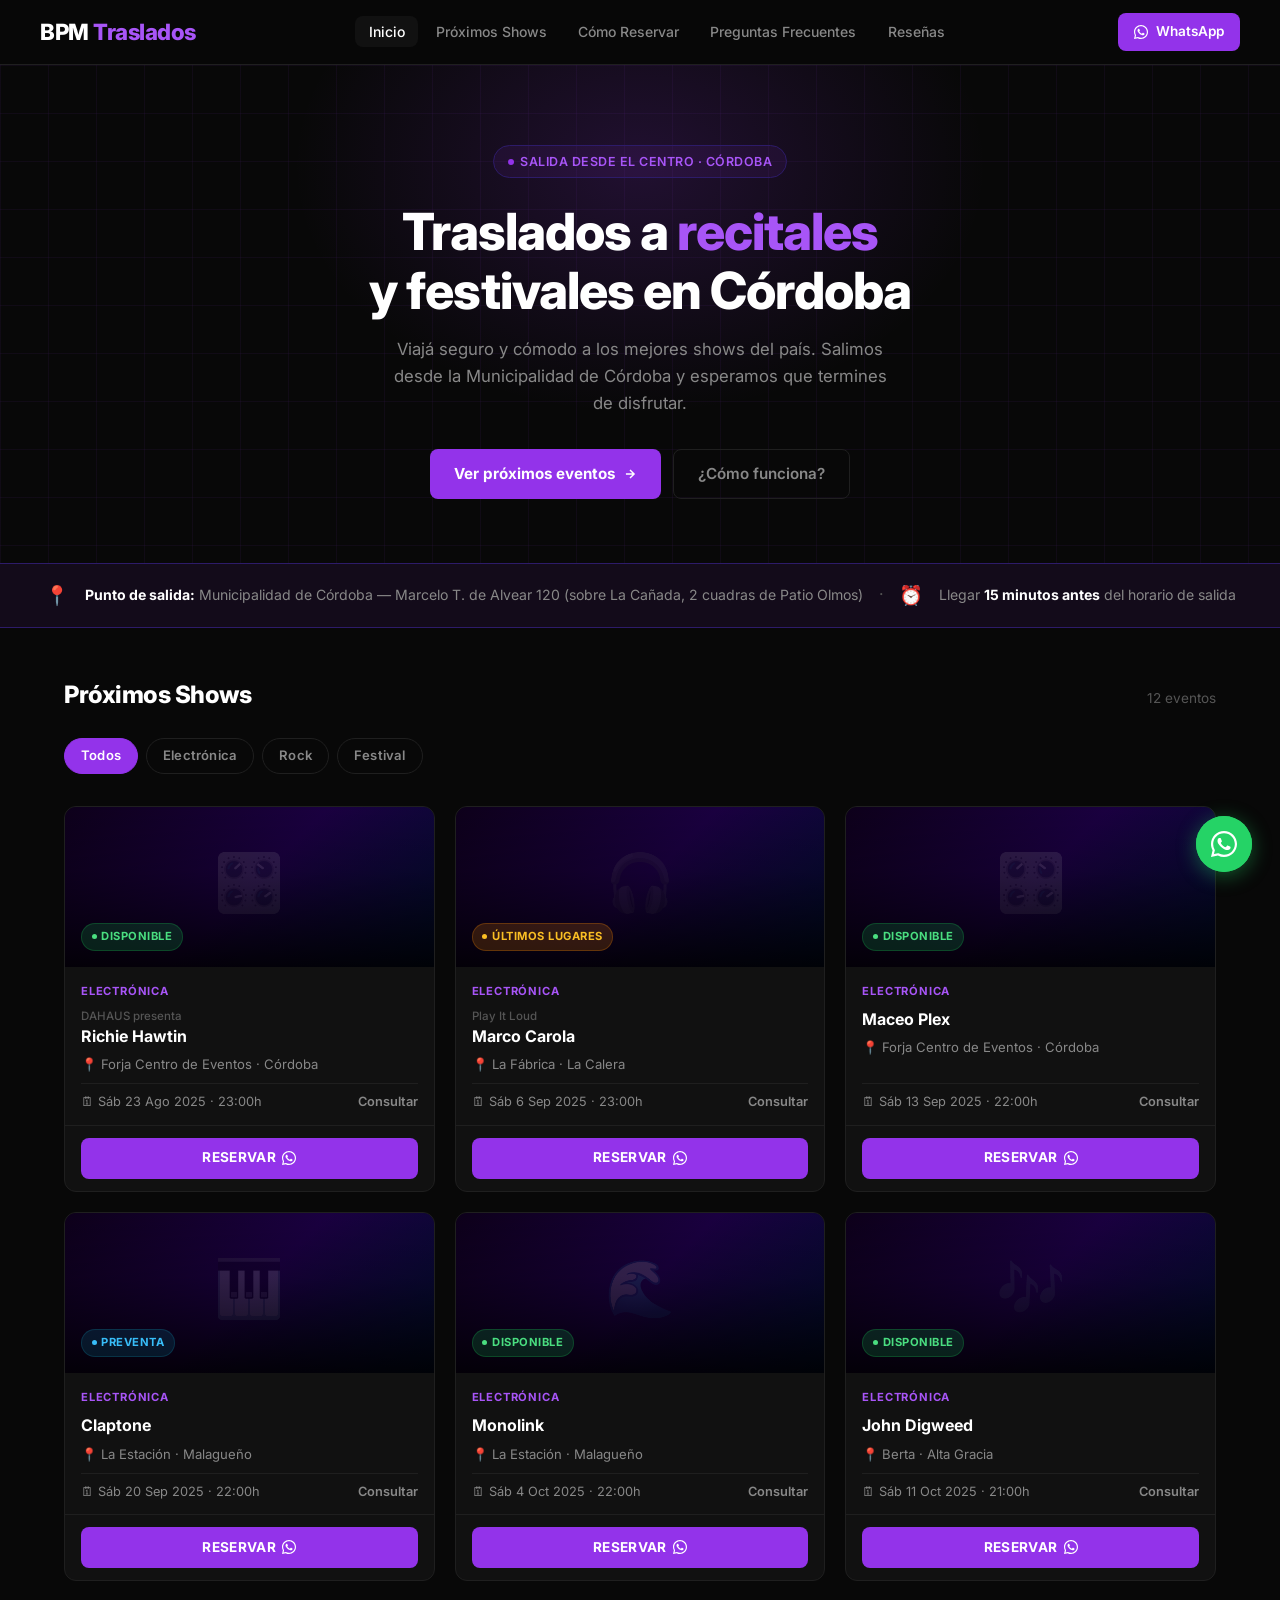
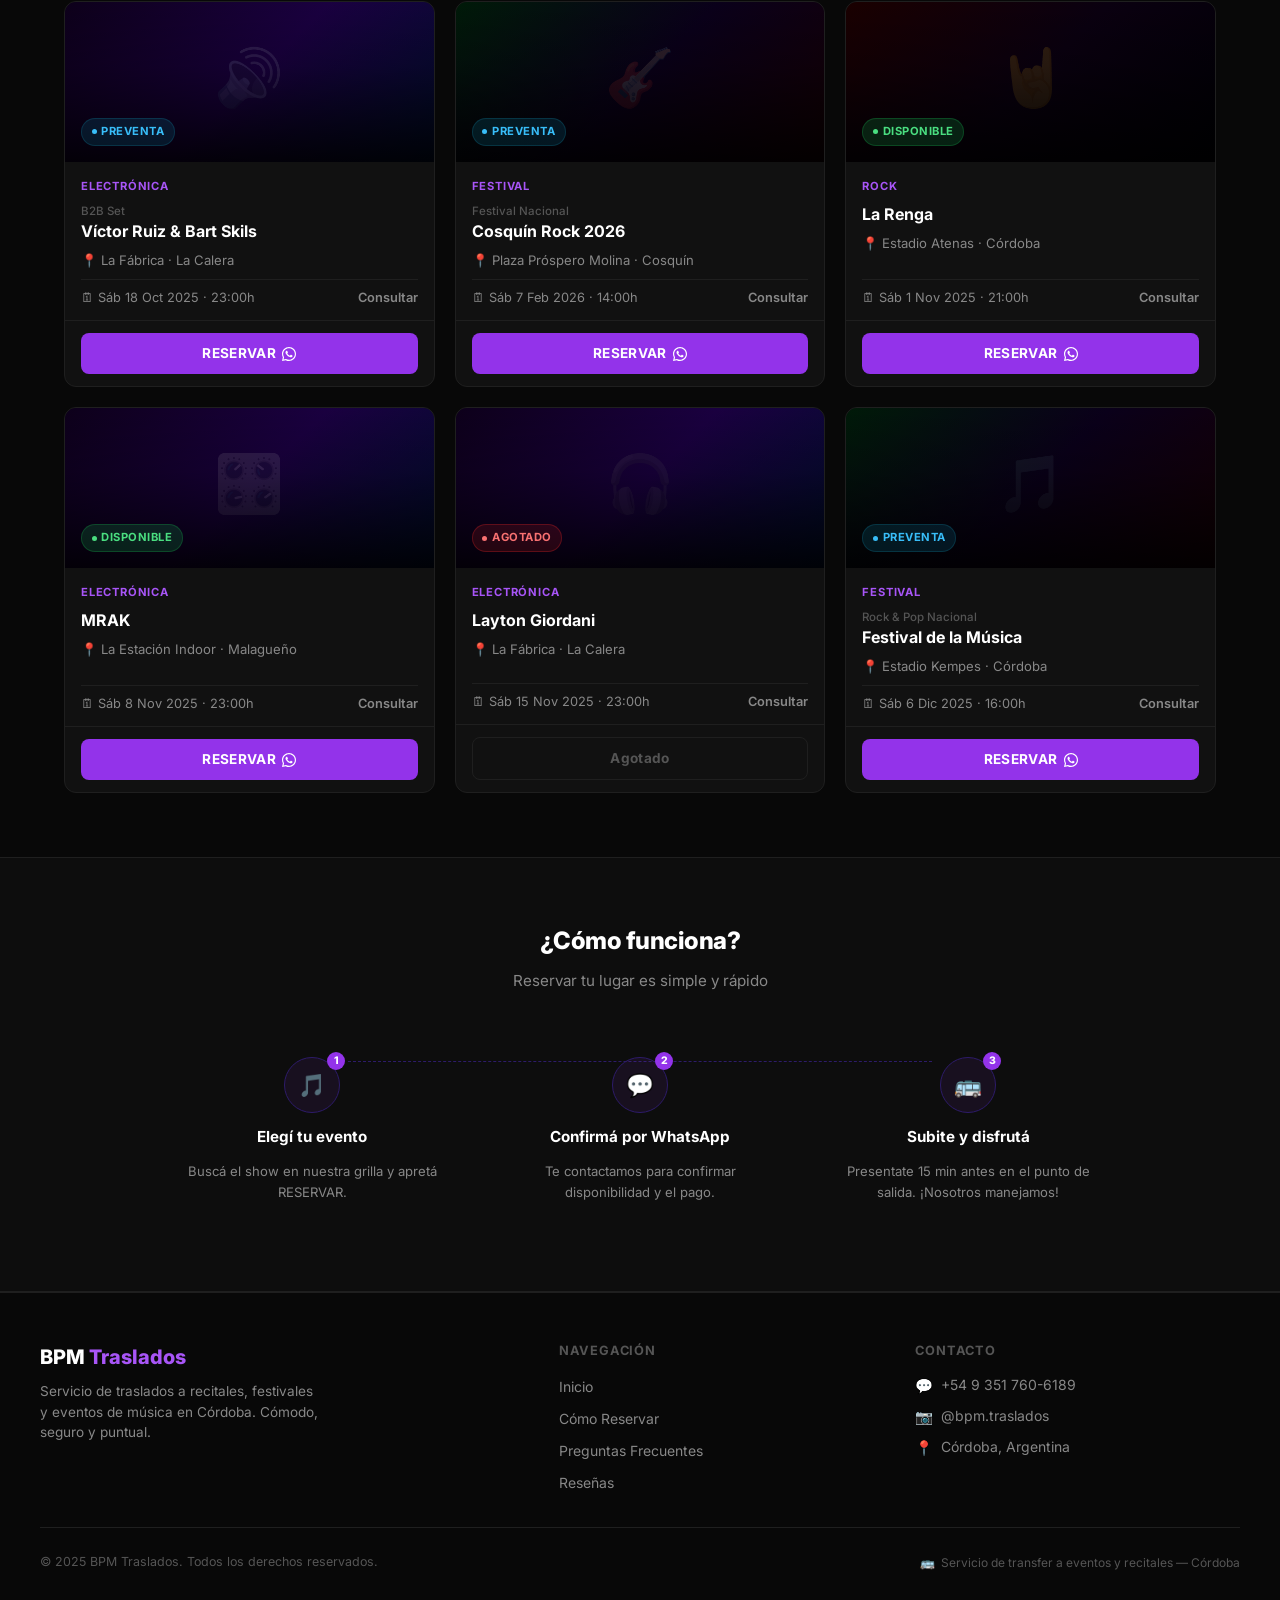
<file: index.html>
<!DOCTYPE html>
<html lang="es">
<head>
  <meta charset="UTF-8" />
  <meta name="viewport" content="width=device-width, initial-scale=1.0" />

  <!-- SEO primario -->
  <title>BPM Traslados — Traslados a Recitales y Festivales en Córdoba</title>
  <meta name="description" content="BPM Traslados: traslados en combi y trafic a recitales, festivales y eventos de música electrónica y rock en Córdoba. Salida desde el centro. Reservá por WhatsApp." />
  <meta name="keywords" content="traslado recital Córdoba, combi recital Córdoba, traslado festival Córdoba, traslado Cosquín Rock, traslado La Fábrica, traslado Forja Córdoba, BPM Traslados, música electrónica Córdoba" />
  <meta name="author" content="BPM Traslados" />
  <link rel="canonical" href="https://bpm-traslados.vercel.app/" />

  <!-- Open Graph (Facebook, WhatsApp, LinkedIn) -->
  <meta property="og:type" content="website" />
  <meta property="og:url" content="https://bpm-traslados.vercel.app/" />
  <meta property="og:title" content="BPM Traslados — Traslados a Recitales y Festivales en Córdoba" />
  <meta property="og:description" content="Traslados en combi y trafic a recitales, festivales y eventos de música en Córdoba. Salida desde el centro. ¡Reservá tu lugar por WhatsApp!" />
  <meta property="og:locale" content="es_AR" />
  <meta property="og:site_name" content="BPM Traslados" />

  <!-- Twitter Card -->
  <meta name="twitter:card" content="summary" />
  <meta name="twitter:title" content="BPM Traslados — Traslados a Recitales en Córdoba" />
  <meta name="twitter:description" content="Traslados en combi y trafic a recitales y festivales en Córdoba. Salida desde el centro." />

  <!-- JSON-LD: LocalBusiness (Google Maps, búsquedas locales) -->
  <script type="application/ld+json">
  {
    "@context": "https://schema.org",
    "@type": "LocalBusiness",
    "name": "BPM Traslados",
    "description": "Servicio de traslados en combi y trafic a recitales, festivales y eventos de música electrónica y rock en Córdoba, Argentina. Salida desde el centro de la ciudad.",
    "url": "https://bpm-traslados.vercel.app",
    "telephone": "+5493517606189",
    "sameAs": ["https://www.instagram.com/bpm.traslados/"],
    "address": {
      "@type": "PostalAddress",
      "streetAddress": "Marcelo T. de Alvear 120",
      "addressLocality": "Córdoba",
      "addressRegion": "Córdoba",
      "addressCountry": "AR"
    },
    "geo": {
      "@type": "GeoCoordinates",
      "latitude": -31.4135,
      "longitude": -64.1811
    },
    "areaServed": [
      { "@type": "City", "name": "Córdoba" },
      { "@type": "City", "name": "La Calera" },
      { "@type": "City", "name": "Alta Gracia" },
      { "@type": "City", "name": "Cosquín" }
    ],
    "serviceType": "Traslados a recitales y festivales",
    "openingHoursSpecification": {
      "@type": "OpeningHoursSpecification",
      "dayOfWeek": ["Friday","Saturday","Sunday"],
      "description": "Operamos en horarios de eventos"
    },
    "priceRange": "$$",
    "contactPoint": {
      "@type": "ContactPoint",
      "telephone": "+5493517606189",
      "contactType": "reservas",
      "availableLanguage": "Spanish",
      "contactOption": "WhatsApp"
    }
  }
  </script>

  <!-- JSON-LD: WebSite con SearchAction -->
  <script type="application/ld+json">
  {
    "@context": "https://schema.org",
    "@type": "WebSite",
    "name": "BPM Traslados",
    "url": "https://bpm-traslados.vercel.app"
  }
  </script>

  <!-- Google Fonts -->
  <link rel="preconnect" href="https://fonts.googleapis.com" />
  <link rel="preconnect" href="https://fonts.gstatic.com" crossorigin />
  <link href="https://fonts.googleapis.com/css2?family=Inter:wght@400;500;600;700;800;900&display=swap" rel="stylesheet" />

  <link rel="stylesheet" href="css/main.css" />
</head>
<body>

  <!-- ===================== NAVBAR ===================== -->
  <nav class="navbar">
    <div class="navbar-inner">
      <a href="index.html" class="navbar-logo">BPM <span class="accent">Traslados</span></a>

      <ul class="navbar-links">
        <li><a href="index.html" class="active">Inicio</a></li>
        <li><a href="#proximos-shows">Próximos Shows</a></li>
        <li><a href="pages/como-reservar.html">Cómo Reservar</a></li>
        <li><a href="pages/preguntas-frecuentes.html">Preguntas Frecuentes</a></li>
        <li><a href="pages/resenas.html">Reseñas</a></li>
      </ul>

      <a href="https://wa.me/5493517606189?text=Hola%21%20Me%20interesa%20saber%20m%C3%A1s%20sobre%20los%20traslados."
         target="_blank" rel="noopener" class="navbar-cta">
        <svg xmlns="http://www.w3.org/2000/svg" width="14" height="14" viewBox="0 0 24 24" fill="currentColor"><path d="M17.472 14.382c-.297-.149-1.758-.867-2.03-.967-.273-.099-.471-.148-.67.15-.197.297-.767.966-.94 1.164-.173.199-.347.223-.644.075-.297-.15-1.255-.463-2.39-1.475-.883-.788-1.48-1.761-1.653-2.059-.173-.297-.018-.458.13-.606.134-.133.298-.347.446-.52.149-.174.198-.298.298-.497.099-.198.05-.371-.025-.52-.075-.149-.669-1.612-.916-2.207-.242-.579-.487-.5-.669-.51-.173-.008-.371-.01-.57-.01-.198 0-.52.074-.792.372-.272.297-1.04 1.016-1.04 2.479 0 1.462 1.065 2.875 1.213 3.074.149.198 2.096 3.2 5.077 4.487.709.306 1.262.489 1.694.625.712.227 1.36.195 1.871.118.571-.085 1.758-.719 2.006-1.413.248-.694.248-1.289.173-1.413-.074-.124-.272-.198-.57-.347z"/><path d="M12 0C5.373 0 0 5.373 0 12c0 2.091.538 4.058 1.479 5.777L0 24l6.395-1.479A11.947 11.947 0 0 0 12 24c6.627 0 12-5.373 12-12S18.627 0 12 0zm0 22c-1.853 0-3.607-.49-5.126-1.348l-.368-.211-3.795.877.896-3.704-.229-.378A9.962 9.962 0 0 1 2 12C2 6.477 6.477 2 12 2s10 4.477 10 10-4.477 10-10 10z"/></svg>
        WhatsApp
      </a>

      <button class="hamburger" id="hamburger-btn" aria-label="Menú">
        <span></span><span></span><span></span>
      </button>
    </div>

    <!-- Mobile menu -->
    <div class="navbar-mobile" id="navbar-mobile">
      <a href="index.html">Inicio</a>
      <a href="#proximos-shows">Próximos Shows</a>
      <a href="pages/como-reservar.html">Cómo Reservar</a>
      <a href="pages/preguntas-frecuentes.html">Preguntas Frecuentes</a>
      <a href="pages/resenas.html">Reseñas</a>
    </div>
  </nav>

  <!-- ===================== HERO ===================== -->
  <section class="hero">
    <div class="hero-content">
      <div class="hero-badge">
        <span class="dot"></span>
        Salida desde el Centro · Córdoba
      </div>

      <h1>Traslados a <em>recitales</em><br>y festivales en Córdoba</h1>

      <p>Viajá seguro y cómodo a los mejores shows del país. Salimos desde la Municipalidad de Córdoba y esperamos que termines de disfrutar.</p>

      <div class="hero-actions">
        <a href="#proximos-shows" class="btn-primary">
          Ver próximos eventos
          <svg xmlns="http://www.w3.org/2000/svg" width="14" height="14" viewBox="0 0 24 24" fill="none" stroke="currentColor" stroke-width="2.5"><path d="M5 12h14M12 5l7 7-7 7"/></svg>
        </a>
        <a href="pages/como-reservar.html" class="btn-secondary">
          ¿Cómo funciona?
        </a>
      </div>
    </div>
  </section>

  <!-- ===================== DEPARTURE STRIP ===================== -->
  <div class="departure-strip">
    <div class="departure-inner">
      <span class="icon">📍</span>
      <p><strong>Punto de salida:</strong> Municipalidad de Córdoba — Marcelo T. de Alvear 120 (sobre La Cañada, 2 cuadras de Patio Olmos)</p>
      <span style="color:var(--text-faint)">·</span>
      <span class="icon">⏰</span>
      <p>Llegar <strong>15 minutos antes</strong> del horario de salida</p>
    </div>
  </div>

  <!-- ===================== EVENTS ===================== -->
  <section class="events-section" id="proximos-shows">
    <div class="section-header">
      <h2 class="section-title">Próximos Shows</h2>
      <span class="section-count" id="events-count">12 eventos</span>
    </div>

    <!-- Filter bar -->
    <div class="filter-bar">
      <button class="filter-pill active" data-filter="todos">Todos</button>
      <button class="filter-pill" data-filter="electronica">Electrónica</button>
      <button class="filter-pill" data-filter="rock">Rock</button>
      <button class="filter-pill" data-filter="festival">Festival</button>
    </div>

    <!-- Cards grid -->
    <div class="events-grid" id="events-grid">
      <!-- Rendered by JS -->
    </div>
  </section>

  <!-- ===================== HOW IT WORKS ===================== -->
  <section class="how-section">
    <div class="how-inner">
      <h2 class="section-title">¿Cómo funciona?</h2>
      <p class="how-subtitle">Reservar tu lugar es simple y rápido</p>

      <div class="how-steps">
        <div class="how-step">
          <div class="how-step-icon">
            🎵
            <span class="how-step-num">1</span>
          </div>
          <h3>Elegí tu evento</h3>
          <p>Buscá el show en nuestra grilla y apretá RESERVAR.</p>
        </div>
        <div class="how-step">
          <div class="how-step-icon">
            💬
            <span class="how-step-num">2</span>
          </div>
          <h3>Confirmá por WhatsApp</h3>
          <p>Te contactamos para confirmar disponibilidad y el pago.</p>
        </div>
        <div class="how-step">
          <div class="how-step-icon">
            🚌
            <span class="how-step-num">3</span>
          </div>
          <h3>Subite y disfrutá</h3>
          <p>Presentate 15 min antes en el punto de salida. ¡Nosotros manejamos!</p>
        </div>
      </div>
    </div>
  </section>

  <!-- ===================== FOOTER ===================== -->
  <footer>
    <div class="footer-inner">
      <div class="footer-top">
        <div class="footer-brand">
          <div class="logo">BPM <span>Traslados</span></div>
          <p>Servicio de traslados a recitales, festivales y eventos de música en Córdoba. Cómodo, seguro y puntual.</p>
        </div>

        <div class="footer-links">
          <h4>Navegación</h4>
          <ul>
            <li><a href="index.html">Inicio</a></li>
            <li><a href="pages/como-reservar.html">Cómo Reservar</a></li>
            <li><a href="pages/preguntas-frecuentes.html">Preguntas Frecuentes</a></li>
            <li><a href="pages/resenas.html">Reseñas</a></li>
          </ul>
        </div>

        <div class="footer-contact">
          <h4>Contacto</h4>
          <a href="https://wa.me/5493517606189" target="_blank" rel="noopener" class="contact-item">
            <span class="icon">💬</span>
            +54 9 351 760-6189
          </a>
          <a href="https://www.instagram.com/bpm.traslados/" target="_blank" rel="noopener" class="contact-item">
            <span class="icon">📷</span>
            @bpm.traslados
          </a>
          <a href="#proximos-shows" class="contact-item">
            <span class="icon">📍</span>
            Córdoba, Argentina
          </a>
        </div>
      </div>

      <div class="footer-bottom">
        <p>© 2025 BPM Traslados. Todos los derechos reservados.</p>
        <div class="footer-legal">
          <span>🚌</span>
          <span>Servicio de transfer a eventos y recitales — Córdoba</span>
        </div>
      </div>
    </div>
  </footer>

  <!-- ===================== WHATSAPP FAB ===================== -->
  <a href="https://wa.me/5493517606189?text=Hola%21%20Me%20interesa%20saber%20m%C3%A1s%20sobre%20los%20traslados."
     target="_blank" rel="noopener" class="whatsapp-fab" aria-label="Contactar por WhatsApp">
    <svg xmlns="http://www.w3.org/2000/svg" width="26" height="26" viewBox="0 0 24 24" fill="currentColor" style="position:relative;z-index:1">
      <path d="M17.472 14.382c-.297-.149-1.758-.867-2.03-.967-.273-.099-.471-.148-.67.15-.197.297-.767.966-.94 1.164-.173.199-.347.223-.644.075-.297-.15-1.255-.463-2.39-1.475-.883-.788-1.48-1.761-1.653-2.059-.173-.297-.018-.458.13-.606.134-.133.298-.347.446-.52.149-.174.198-.298.298-.497.099-.198.05-.371-.025-.52-.075-.149-.669-1.612-.916-2.207-.242-.579-.487-.5-.669-.51-.173-.008-.371-.01-.57-.01-.198 0-.52.074-.792.372-.272.297-1.04 1.016-1.04 2.479 0 1.462 1.065 2.875 1.213 3.074.149.198 2.096 3.2 5.077 4.487.709.306 1.262.489 1.694.625.712.227 1.36.195 1.871.118.571-.085 1.758-.719 2.006-1.413.248-.694.248-1.289.173-1.413-.074-.124-.272-.198-.57-.347z"/>
      <path d="M12 0C5.373 0 0 5.373 0 12c0 2.091.538 4.058 1.479 5.777L0 24l6.395-1.479A11.947 11.947 0 0 0 12 24c6.627 0 12-5.373 12-12S18.627 0 12 0zm0 22c-1.853 0-3.607-.49-5.126-1.348l-.368-.211-3.795.877.896-3.704-.229-.378A9.962 9.962 0 0 1 2 12C2 6.477 6.477 2 12 2s10 4.477 10 10-4.477 10-10 10z"/>
    </svg>
  </a>

  <script src="js/events.js"></script>
  <script src="js/main.js"></script>
</body>
</html>
</file>
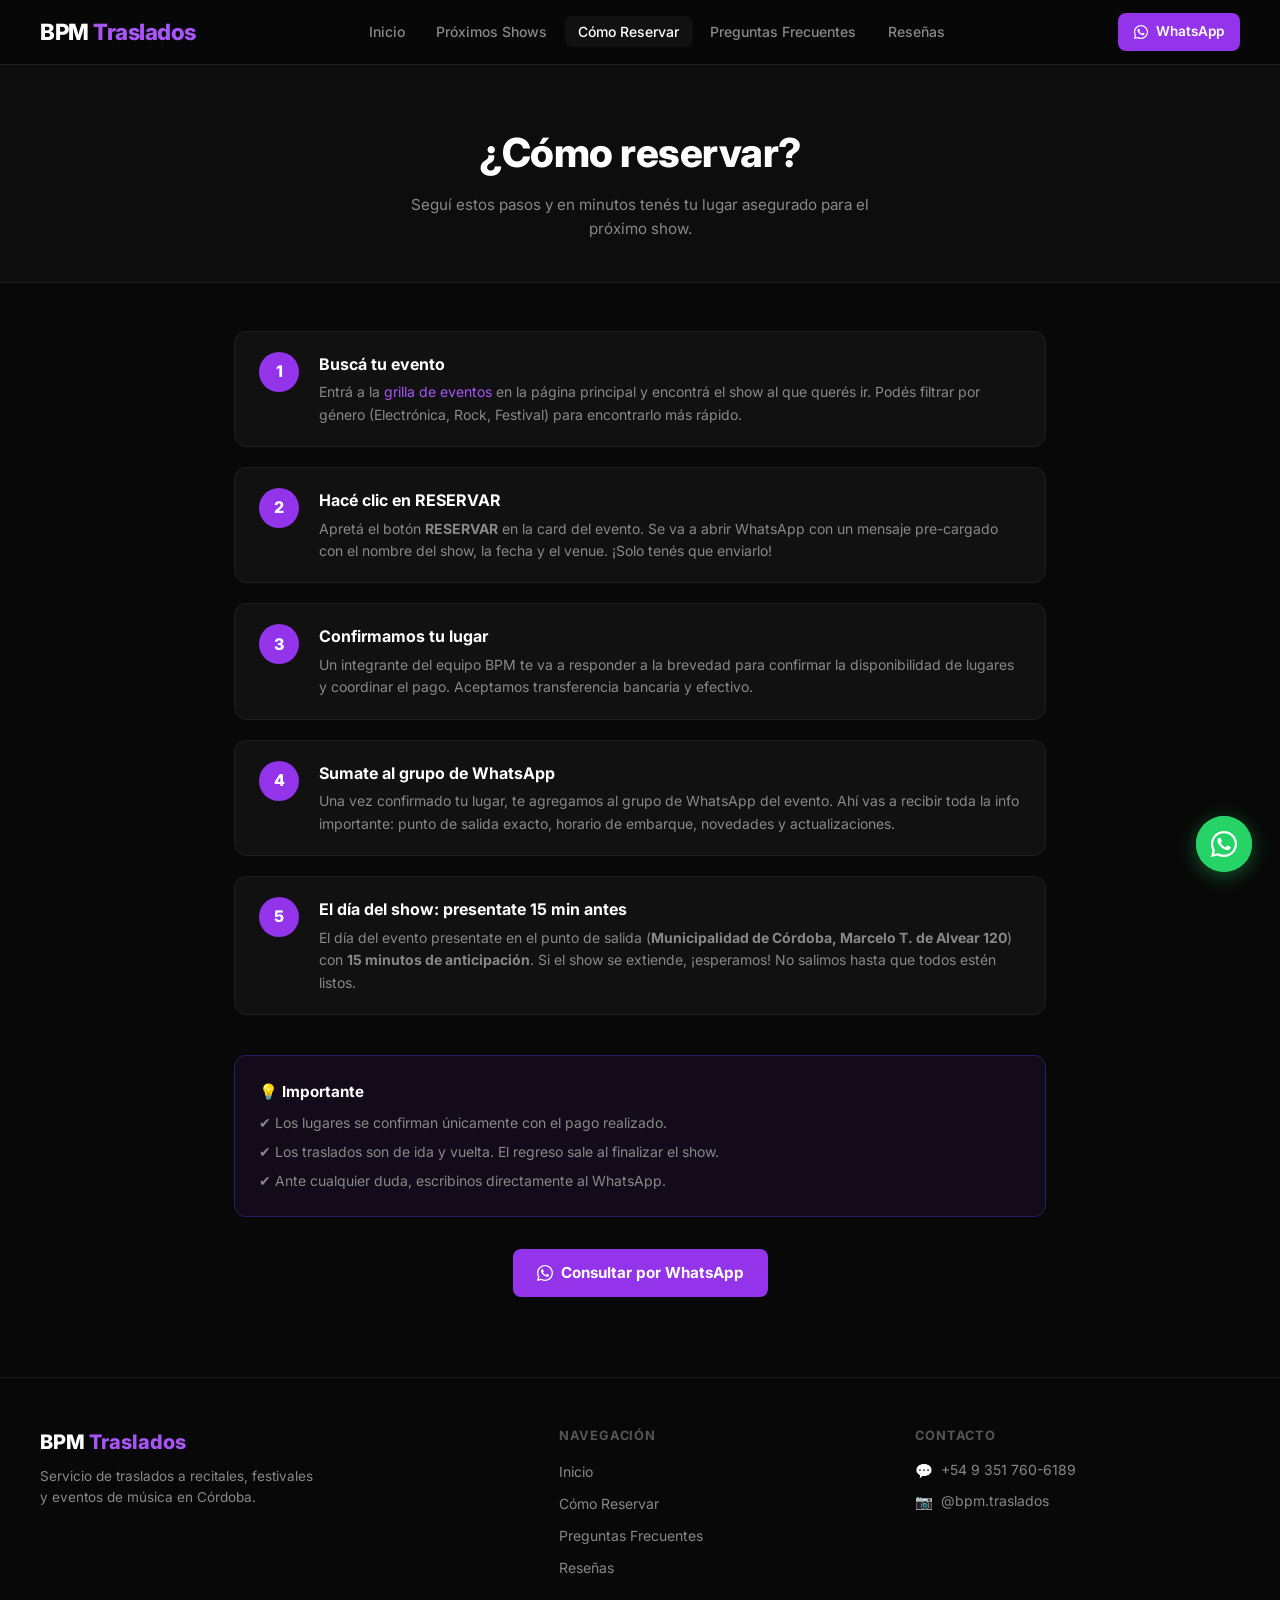
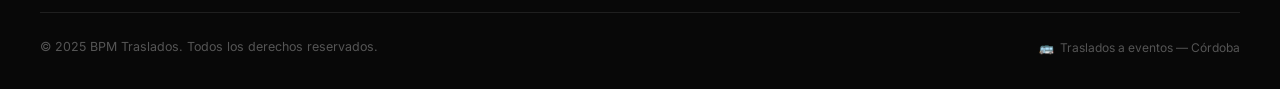
<file: pages/como-reservar.html>
<!DOCTYPE html>
<html lang="es">
<head>
  <meta charset="UTF-8" />
  <meta name="viewport" content="width=device-width, initial-scale=1.0" />
  <title>Cómo Reservar un Traslado a Recitales en Córdoba — BPM Traslados</title>
  <meta name="description" content="Reservá tu traslado a recitales y festivales en Córdoba en 5 pasos simples. BPM Traslados: combi desde el centro, ida y vuelta, reserva por WhatsApp." />
  <link rel="canonical" href="https://bpm-traslados.vercel.app/pages/como-reservar.html" />
  <meta property="og:title" content="Cómo Reservar — BPM Traslados" />
  <meta property="og:description" content="Reservá tu lugar en 5 pasos. Traslados a recitales y festivales en Córdoba." />
  <meta property="og:url" content="https://bpm-traslados.vercel.app/pages/como-reservar.html" />
  <meta property="og:type" content="website" />
  <script type="application/ld+json">
  {
    "@context": "https://schema.org",
    "@type": "HowTo",
    "name": "Cómo reservar un traslado a recitales con BPM Traslados",
    "description": "Guía paso a paso para reservar tu lugar en los traslados a recitales y festivales de BPM Traslados en Córdoba.",
    "step": [
      { "@type": "HowToStep", "position": 1, "name": "Elegí tu evento", "text": "Buscá el show en la grilla de eventos y apretá RESERVAR." },
      { "@type": "HowToStep", "position": 2, "name": "Confirmá por WhatsApp", "text": "Te contactamos para confirmar disponibilidad y el pago." },
      { "@type": "HowToStep", "position": 3, "name": "Pagá tu lugar", "text": "Aceptamos transferencia bancaria y efectivo." },
      { "@type": "HowToStep", "position": 4, "name": "Unite al grupo de WhatsApp", "text": "Te agregamos al grupo del evento con toda la info." },
      { "@type": "HowToStep", "position": 5, "name": "Presentate 15 min antes", "text": "El día del show, presentate en Municipalidad de Córdoba con 15 minutos de anticipación." }
    ]
  }
  </script>
  <link rel="preconnect" href="https://fonts.googleapis.com" />
  <link rel="preconnect" href="https://fonts.gstatic.com" crossorigin />
  <link href="https://fonts.googleapis.com/css2?family=Inter:wght@400;500;600;700;800;900&display=swap" rel="stylesheet" />
  <link rel="stylesheet" href="../css/main.css" />
</head>
<body>

  <!-- NAVBAR -->
  <nav class="navbar">
    <div class="navbar-inner">
      <a href="../index.html" class="navbar-logo">BPM <span class="accent">Traslados</span></a>
      <ul class="navbar-links">
        <li><a href="../index.html">Inicio</a></li>
        <li><a href="../index.html#proximos-shows">Próximos Shows</a></li>
        <li><a href="como-reservar.html" class="active">Cómo Reservar</a></li>
        <li><a href="preguntas-frecuentes.html">Preguntas Frecuentes</a></li>
        <li><a href="resenas.html">Reseñas</a></li>
      </ul>
      <a href="https://wa.me/5493517606189?text=Hola%21%20Me%20interesa%20saber%20m%C3%A1s%20sobre%20los%20traslados."
         target="_blank" rel="noopener" class="navbar-cta">
        <svg xmlns="http://www.w3.org/2000/svg" width="14" height="14" viewBox="0 0 24 24" fill="currentColor"><path d="M17.472 14.382c-.297-.149-1.758-.867-2.03-.967-.273-.099-.471-.148-.67.15-.197.297-.767.966-.94 1.164-.173.199-.347.223-.644.075-.297-.15-1.255-.463-2.39-1.475-.883-.788-1.48-1.761-1.653-2.059-.173-.297-.018-.458.13-.606.134-.133.298-.347.446-.52.149-.174.198-.298.298-.497.099-.198.05-.371-.025-.52-.075-.149-.669-1.612-.916-2.207-.242-.579-.487-.5-.669-.51-.173-.008-.371-.01-.57-.01-.198 0-.52.074-.792.372-.272.297-1.04 1.016-1.04 2.479 0 1.462 1.065 2.875 1.213 3.074.149.198 2.096 3.2 5.077 4.487.709.306 1.262.489 1.694.625.712.227 1.36.195 1.871.118.571-.085 1.758-.719 2.006-1.413.248-.694.248-1.289.173-1.413-.074-.124-.272-.198-.57-.347z"/><path d="M12 0C5.373 0 0 5.373 0 12c0 2.091.538 4.058 1.479 5.777L0 24l6.395-1.479A11.947 11.947 0 0 0 12 24c6.627 0 12-5.373 12-12S18.627 0 12 0zm0 22c-1.853 0-3.607-.49-5.126-1.348l-.368-.211-3.795.877.896-3.704-.229-.378A9.962 9.962 0 0 1 2 12C2 6.477 6.477 2 12 2s10 4.477 10 10-4.477 10-10 10z"/></svg>
        WhatsApp
      </a>
      <button class="hamburger" id="hamburger-btn" aria-label="Menú">
        <span></span><span></span><span></span>
      </button>
    </div>
    <div class="navbar-mobile" id="navbar-mobile">
      <a href="../index.html">Inicio</a>
      <a href="../index.html#proximos-shows">Próximos Shows</a>
      <a href="como-reservar.html">Cómo Reservar</a>
      <a href="preguntas-frecuentes.html">Preguntas Frecuentes</a>
      <a href="resenas.html">Reseñas</a>
    </div>
  </nav>

  <!-- PAGE HERO -->
  <div class="page-hero">
    <h1>¿Cómo reservar?</h1>
    <p>Seguí estos pasos y en minutos tenés tu lugar asegurado para el próximo show.</p>
  </div>

  <!-- PAGE CONTENT -->
  <main class="page-content">
    <div class="steps">

      <div class="step">
        <div class="step-number">1</div>
        <div class="step-content">
          <h3>Buscá tu evento</h3>
          <p>Entrá a la <a href="../index.html#proximos-shows" style="color:var(--accent-light)">grilla de eventos</a> en la página principal y encontrá el show al que querés ir. Podés filtrar por género (Electrónica, Rock, Festival) para encontrarlo más rápido.</p>
        </div>
      </div>

      <div class="step">
        <div class="step-number">2</div>
        <div class="step-content">
          <h3>Hacé clic en RESERVAR</h3>
          <p>Apretá el botón <strong>RESERVAR</strong> en la card del evento. Se va a abrir WhatsApp con un mensaje pre-cargado con el nombre del show, la fecha y el venue. ¡Solo tenés que enviarlo!</p>
        </div>
      </div>

      <div class="step">
        <div class="step-number">3</div>
        <div class="step-content">
          <h3>Confirmamos tu lugar</h3>
          <p>Un integrante del equipo BPM te va a responder a la brevedad para confirmar la disponibilidad de lugares y coordinar el pago. Aceptamos transferencia bancaria y efectivo.</p>
        </div>
      </div>

      <div class="step">
        <div class="step-number">4</div>
        <div class="step-content">
          <h3>Sumate al grupo de WhatsApp</h3>
          <p>Una vez confirmado tu lugar, te agregamos al grupo de WhatsApp del evento. Ahí vas a recibir toda la info importante: punto de salida exacto, horario de embarque, novedades y actualizaciones.</p>
        </div>
      </div>

      <div class="step">
        <div class="step-number">5</div>
        <div class="step-content">
          <h3>El día del show: presentate 15 min antes</h3>
          <p>El día del evento presentate en el punto de salida (<strong>Municipalidad de Córdoba, Marcelo T. de Alvear 120</strong>) con <strong>15 minutos de anticipación</strong>. Si el show se extiende, ¡esperamos! No salimos hasta que todos estén listos.</p>
        </div>
      </div>

    </div>

    <!-- Info box -->
    <div style="margin-top:2.5rem; padding:1.5rem; background:var(--accent-glow2); border:1px solid var(--border-accent); border-radius:var(--radius);">
      <h3 style="font-size:0.95rem;margin-bottom:0.5rem;">💡 Importante</h3>
      <ul style="list-style:none;display:flex;flex-direction:column;gap:0.4rem;">
        <li style="font-size:0.875rem;color:var(--text-muted);">✔ Los lugares se confirman únicamente con el pago realizado.</li>
        <li style="font-size:0.875rem;color:var(--text-muted);">✔ Los traslados son de ida y vuelta. El regreso sale al finalizar el show.</li>
        <li style="font-size:0.875rem;color:var(--text-muted);">✔ Ante cualquier duda, escribinos directamente al WhatsApp.</li>
      </ul>
    </div>

    <div style="margin-top:2rem;text-align:center;">
      <a href="https://wa.me/5493517606189?text=Hola%21%20Quiero%20saber%20c%C3%B3mo%20reservar%20un%20traslado." target="_blank" rel="noopener" class="btn-primary" style="display:inline-flex;">
        <svg xmlns="http://www.w3.org/2000/svg" width="16" height="16" viewBox="0 0 24 24" fill="currentColor"><path d="M17.472 14.382c-.297-.149-1.758-.867-2.03-.967-.273-.099-.471-.148-.67.15-.197.297-.767.966-.94 1.164-.173.199-.347.223-.644.075-.297-.15-1.255-.463-2.39-1.475-.883-.788-1.48-1.761-1.653-2.059-.173-.297-.018-.458.13-.606.134-.133.298-.347.446-.52.149-.174.198-.298.298-.497.099-.198.05-.371-.025-.52-.075-.149-.669-1.612-.916-2.207-.242-.579-.487-.5-.669-.51-.173-.008-.371-.01-.57-.01-.198 0-.52.074-.792.372-.272.297-1.04 1.016-1.04 2.479 0 1.462 1.065 2.875 1.213 3.074.149.198 2.096 3.2 5.077 4.487.709.306 1.262.489 1.694.625.712.227 1.36.195 1.871.118.571-.085 1.758-.719 2.006-1.413.248-.694.248-1.289.173-1.413-.074-.124-.272-.198-.57-.347z"/><path d="M12 0C5.373 0 0 5.373 0 12c0 2.091.538 4.058 1.479 5.777L0 24l6.395-1.479A11.947 11.947 0 0 0 12 24c6.627 0 12-5.373 12-12S18.627 0 12 0zm0 22c-1.853 0-3.607-.49-5.126-1.348l-.368-.211-3.795.877.896-3.704-.229-.378A9.962 9.962 0 0 1 2 12C2 6.477 6.477 2 12 2s10 4.477 10 10-4.477 10-10 10z"/></svg>
        Consultar por WhatsApp
      </a>
    </div>
  </main>

  <!-- FOOTER -->
  <footer>
    <div class="footer-inner">
      <div class="footer-top">
        <div class="footer-brand">
          <div class="logo">BPM <span>Traslados</span></div>
          <p>Servicio de traslados a recitales, festivales y eventos de música en Córdoba.</p>
        </div>
        <div class="footer-links">
          <h4>Navegación</h4>
          <ul>
            <li><a href="../index.html">Inicio</a></li>
            <li><a href="como-reservar.html">Cómo Reservar</a></li>
            <li><a href="preguntas-frecuentes.html">Preguntas Frecuentes</a></li>
            <li><a href="resenas.html">Reseñas</a></li>
          </ul>
        </div>
        <div class="footer-contact">
          <h4>Contacto</h4>
          <a href="https://wa.me/5493517606189" target="_blank" rel="noopener" class="contact-item">
            <span class="icon">💬</span> +54 9 351 760-6189
          </a>
          <a href="https://www.instagram.com/bpm.traslados/" target="_blank" rel="noopener" class="contact-item">
            <span class="icon">📷</span> @bpm.traslados
          </a>
        </div>
      </div>
      <div class="footer-bottom">
        <p>© 2025 BPM Traslados. Todos los derechos reservados.</p>
        <div class="footer-legal"><span>🚌</span><span>Traslados a eventos — Córdoba</span></div>
      </div>
    </div>
  </footer>

  <a href="https://wa.me/5493517606189?text=Hola%21%20Me%20interesa%20saber%20m%C3%A1s%20sobre%20los%20traslados."
     target="_blank" rel="noopener" class="whatsapp-fab" aria-label="Contactar por WhatsApp">
    <svg xmlns="http://www.w3.org/2000/svg" width="26" height="26" viewBox="0 0 24 24" fill="currentColor" style="position:relative;z-index:1">
      <path d="M17.472 14.382c-.297-.149-1.758-.867-2.03-.967-.273-.099-.471-.148-.67.15-.197.297-.767.966-.94 1.164-.173.199-.347.223-.644.075-.297-.15-1.255-.463-2.39-1.475-.883-.788-1.48-1.761-1.653-2.059-.173-.297-.018-.458.13-.606.134-.133.298-.347.446-.52.149-.174.198-.298.298-.497.099-.198.05-.371-.025-.52-.075-.149-.669-1.612-.916-2.207-.242-.579-.487-.5-.669-.51-.173-.008-.371-.01-.57-.01-.198 0-.52.074-.792.372-.272.297-1.04 1.016-1.04 2.479 0 1.462 1.065 2.875 1.213 3.074.149.198 2.096 3.2 5.077 4.487.709.306 1.262.489 1.694.625.712.227 1.36.195 1.871.118.571-.085 1.758-.719 2.006-1.413.248-.694.248-1.289.173-1.413-.074-.124-.272-.198-.57-.347z"/>
      <path d="M12 0C5.373 0 0 5.373 0 12c0 2.091.538 4.058 1.479 5.777L0 24l6.395-1.479A11.947 11.947 0 0 0 12 24c6.627 0 12-5.373 12-12S18.627 0 12 0zm0 22c-1.853 0-3.607-.49-5.126-1.348l-.368-.211-3.795.877.896-3.704-.229-.378A9.962 9.962 0 0 1 2 12C2 6.477 6.477 2 12 2s10 4.477 10 10-4.477 10-10 10z"/>
    </svg>
  </a>

  <script src="../js/events.js"></script>
  <script src="../js/main.js"></script>
</body>
</html>
</file>
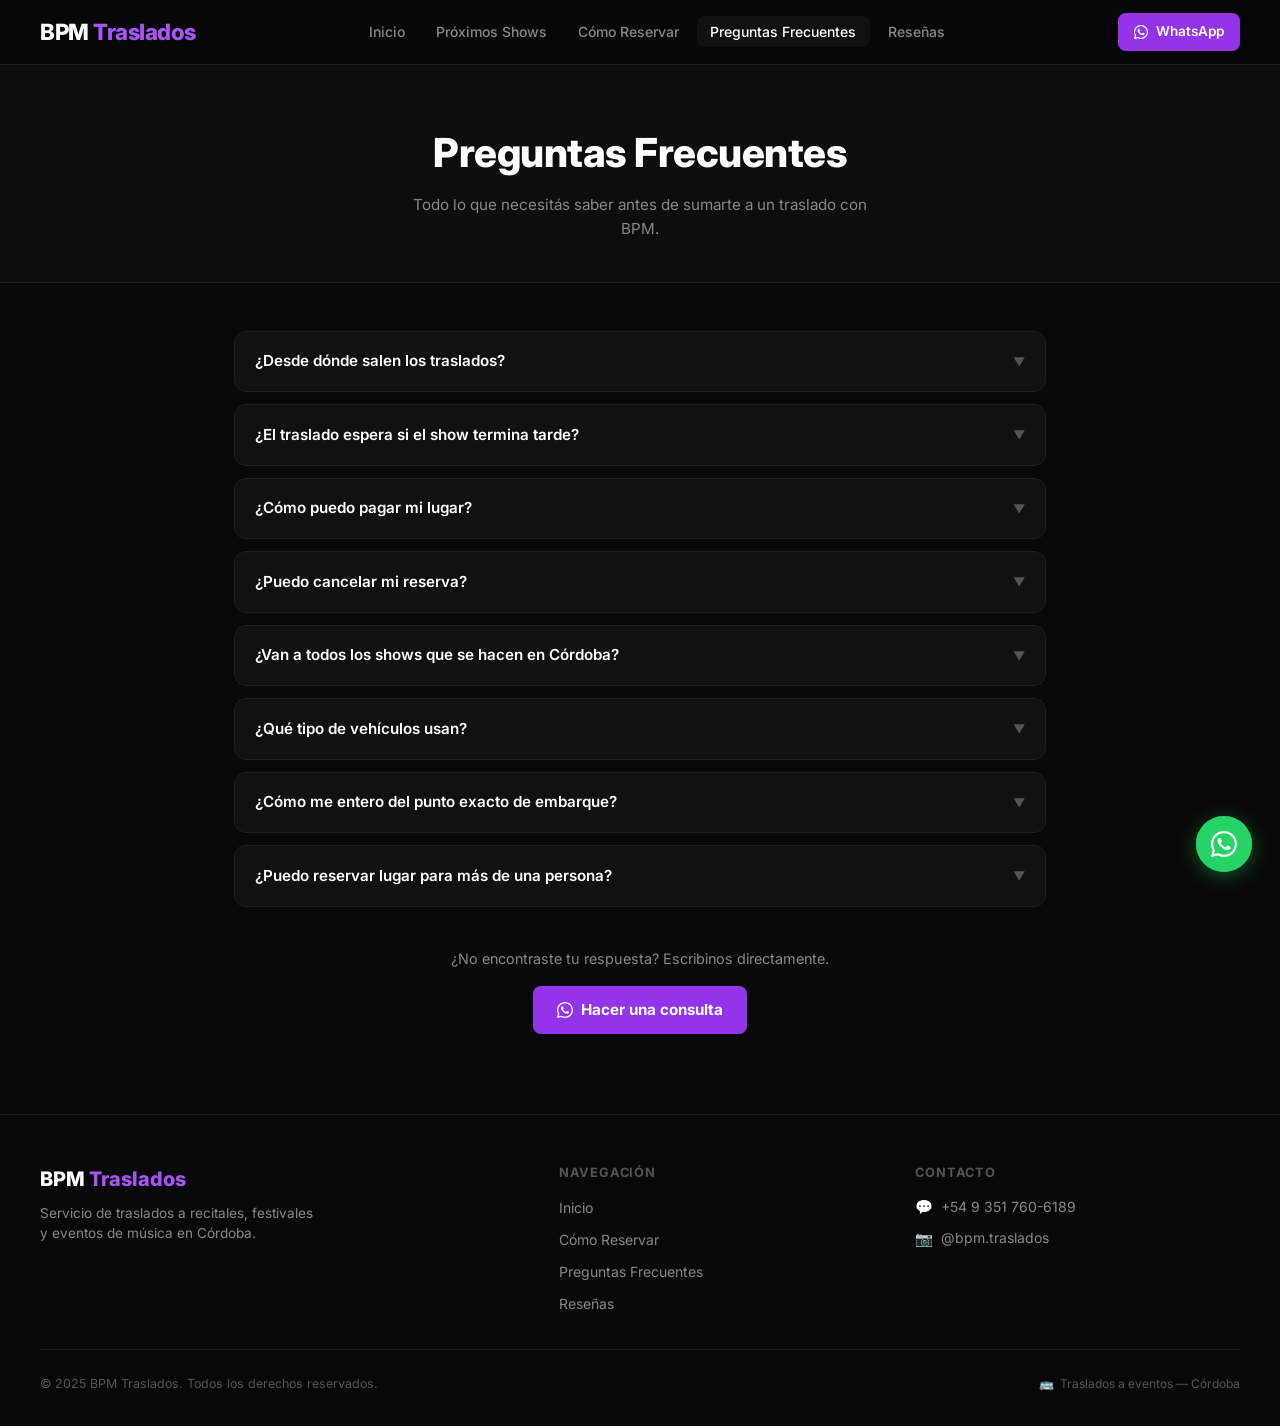
<file: pages/preguntas-frecuentes.html>
<!DOCTYPE html>
<html lang="es">
<head>
  <meta charset="UTF-8" />
  <meta name="viewport" content="width=device-width, initial-scale=1.0" />
  <title>Preguntas Frecuentes sobre Traslados a Recitales en Córdoba — BPM Traslados</title>
  <meta name="description" content="Todo lo que necesitás saber sobre los traslados a recitales y festivales de BPM Traslados: punto de salida, precios, cancelaciones, grupos de WhatsApp y más." />
  <link rel="canonical" href="https://bpm-traslados.vercel.app/pages/preguntas-frecuentes.html" />
  <meta property="og:title" content="Preguntas Frecuentes — BPM Traslados" />
  <meta property="og:description" content="Respondemos todas tus dudas sobre los traslados a recitales en Córdoba." />
  <meta property="og:url" content="https://bpm-traslados.vercel.app/pages/preguntas-frecuentes.html" />
  <meta property="og:type" content="website" />
  <script type="application/ld+json">
  {
    "@context": "https://schema.org",
    "@type": "FAQPage",
    "mainEntity": [
      { "@type": "Question", "name": "¿Desde dónde salen los traslados?", "acceptedAnswer": { "@type": "Answer", "text": "El punto de salida es la Municipalidad de Córdoba, Marcelo T. de Alvear 120, sobre La Cañada, a 2 cuadras de Patio Olmos. Presentate 15 minutos antes del horario indicado." } },
      { "@type": "Question", "name": "¿El traslado espera si el show termina tarde?", "acceptedAnswer": { "@type": "Answer", "text": "Sí. El traslado de vuelta sale una vez que el show termina. No salimos hasta que termines de disfrutar." } },
      { "@type": "Question", "name": "¿Cómo puedo pagar mi lugar?", "acceptedAnswer": { "@type": "Answer", "text": "Aceptamos transferencia bancaria y efectivo. El detalle se coordina por WhatsApp al confirmar la reserva." } },
      { "@type": "Question", "name": "¿Puedo reservar lugar para más de una persona?", "acceptedAnswer": { "@type": "Answer", "text": "Sí, podés reservar varios lugares en el mismo mensaje. Indicá la cantidad de personas al escribirnos." } },
      { "@type": "Question", "name": "¿Qué tipo de vehículos usan?", "acceptedAnswer": { "@type": "Answer", "text": "Usamos combis y trafics según la demanda de cada evento. Para eventos más grandes podemos organizar micros." } }
    ]
  }
  </script>
  <link rel="preconnect" href="https://fonts.googleapis.com" />
  <link rel="preconnect" href="https://fonts.gstatic.com" crossorigin />
  <link href="https://fonts.googleapis.com/css2?family=Inter:wght@400;500;600;700;800;900&display=swap" rel="stylesheet" />
  <link rel="stylesheet" href="../css/main.css" />
</head>
<body>

  <!-- NAVBAR -->
  <nav class="navbar">
    <div class="navbar-inner">
      <a href="../index.html" class="navbar-logo">BPM <span class="accent">Traslados</span></a>
      <ul class="navbar-links">
        <li><a href="../index.html">Inicio</a></li>
        <li><a href="../index.html#proximos-shows">Próximos Shows</a></li>
        <li><a href="como-reservar.html">Cómo Reservar</a></li>
        <li><a href="preguntas-frecuentes.html" class="active">Preguntas Frecuentes</a></li>
        <li><a href="resenas.html">Reseñas</a></li>
      </ul>
      <a href="https://wa.me/5493517606189?text=Hola%21%20Tengo%20una%20consulta%20sobre%20los%20traslados."
         target="_blank" rel="noopener" class="navbar-cta">
        <svg xmlns="http://www.w3.org/2000/svg" width="14" height="14" viewBox="0 0 24 24" fill="currentColor"><path d="M17.472 14.382c-.297-.149-1.758-.867-2.03-.967-.273-.099-.471-.148-.67.15-.197.297-.767.966-.94 1.164-.173.199-.347.223-.644.075-.297-.15-1.255-.463-2.39-1.475-.883-.788-1.48-1.761-1.653-2.059-.173-.297-.018-.458.13-.606.134-.133.298-.347.446-.52.149-.174.198-.298.298-.497.099-.198.05-.371-.025-.52-.075-.149-.669-1.612-.916-2.207-.242-.579-.487-.5-.669-.51-.173-.008-.371-.01-.57-.01-.198 0-.52.074-.792.372-.272.297-1.04 1.016-1.04 2.479 0 1.462 1.065 2.875 1.213 3.074.149.198 2.096 3.2 5.077 4.487.709.306 1.262.489 1.694.625.712.227 1.36.195 1.871.118.571-.085 1.758-.719 2.006-1.413.248-.694.248-1.289.173-1.413-.074-.124-.272-.198-.57-.347z"/><path d="M12 0C5.373 0 0 5.373 0 12c0 2.091.538 4.058 1.479 5.777L0 24l6.395-1.479A11.947 11.947 0 0 0 12 24c6.627 0 12-5.373 12-12S18.627 0 12 0zm0 22c-1.853 0-3.607-.49-5.126-1.348l-.368-.211-3.795.877.896-3.704-.229-.378A9.962 9.962 0 0 1 2 12C2 6.477 6.477 2 12 2s10 4.477 10 10-4.477 10-10 10z"/></svg>
        WhatsApp
      </a>
      <button class="hamburger" id="hamburger-btn" aria-label="Menú">
        <span></span><span></span><span></span>
      </button>
    </div>
    <div class="navbar-mobile" id="navbar-mobile">
      <a href="../index.html">Inicio</a>
      <a href="../index.html#proximos-shows">Próximos Shows</a>
      <a href="como-reservar.html">Cómo Reservar</a>
      <a href="preguntas-frecuentes.html">Preguntas Frecuentes</a>
      <a href="resenas.html">Reseñas</a>
    </div>
  </nav>

  <!-- PAGE HERO -->
  <div class="page-hero">
    <h1>Preguntas Frecuentes</h1>
    <p>Todo lo que necesitás saber antes de sumarte a un traslado con BPM.</p>
  </div>

  <!-- FAQ CONTENT -->
  <main class="page-content">
    <div class="faq-list">

      <div class="faq-item">
        <button class="faq-question">
          ¿Desde dónde salen los traslados?
          <span class="faq-chevron">▼</span>
        </button>
        <div class="faq-answer">
          <div class="faq-answer-inner">
            El punto de salida es la <strong>Municipalidad de Córdoba</strong>, ubicada en Marcelo T. de Alvear 120, sobre La Cañada, a 2 cuadras de Patio Olmos. Es un punto céntrico y de fácil acceso. Presentate <strong>15 minutos antes</strong> del horario indicado.
          </div>
        </div>
      </div>

      <div class="faq-item">
        <button class="faq-question">
          ¿El traslado espera si el show termina tarde?
          <span class="faq-chevron">▼</span>
        </button>
        <div class="faq-answer">
          <div class="faq-answer-inner">
            ¡Sí! El traslado de vuelta sale una vez que el show termina. No te preocupes si el evento se extiende — esperamos que termines de disfrutar. El horario de regreso se coordina en el grupo de WhatsApp del evento.
          </div>
        </div>
      </div>

      <div class="faq-item">
        <button class="faq-question">
          ¿Cómo puedo pagar mi lugar?
          <span class="faq-chevron">▼</span>
        </button>
        <div class="faq-answer">
          <div class="faq-answer-inner">
            Aceptamos <strong>transferencia bancaria</strong> y <strong>efectivo</strong>. El detalle del pago se coordina directamente por WhatsApp al confirmar tu reserva. Tu lugar queda asegurado una vez acreditado el pago.
          </div>
        </div>
      </div>

      <div class="faq-item">
        <button class="faq-question">
          ¿Puedo cancelar mi reserva?
          <span class="faq-chevron">▼</span>
        </button>
        <div class="faq-answer">
          <div class="faq-answer-inner">
            Escribinos por WhatsApp con la mayor anticipación posible. Las condiciones de cancelación pueden variar según la fecha del evento y la proximidad al show. Consultanos en cada caso.
          </div>
        </div>
      </div>

      <div class="faq-item">
        <button class="faq-question">
          ¿Van a todos los shows que se hacen en Córdoba?
          <span class="faq-chevron">▼</span>
        </button>
        <div class="faq-answer">
          <div class="faq-answer-inner">
            No cubrimos todos los eventos, pero estamos constantemente sumando nuevas fechas. Seguinos en <a href="https://www.instagram.com/bpm.traslados/" target="_blank" rel="noopener" style="color:var(--accent-light)">@bpm.traslados</a> en Instagram para enterarte de los próximos traslados en cuanto se anuncien, o consultanos directamente por WhatsApp.
          </div>
        </div>
      </div>

      <div class="faq-item">
        <button class="faq-question">
          ¿Qué tipo de vehículos usan?
          <span class="faq-chevron">▼</span>
        </button>
        <div class="faq-answer">
          <div class="faq-answer-inner">
            Usamos combis y trafics según la demanda de cada evento. Los vehículos son cómodos y seguros. Para eventos más grandes podemos organizar micros. Cada vehículo cuenta con conductor habilitado.
          </div>
        </div>
      </div>

      <div class="faq-item">
        <button class="faq-question">
          ¿Cómo me entero del punto exacto de embarque?
          <span class="faq-chevron">▼</span>
        </button>
        <div class="faq-answer">
          <div class="faq-answer-inner">
            Una vez que confirmás tu reserva, te agregamos al <strong>grupo de WhatsApp del evento</strong>. Ahí publicamos toda la info necesaria: punto de encuentro exacto con ubicación, hora de salida y cualquier novedad de último momento.
          </div>
        </div>
      </div>

      <div class="faq-item">
        <button class="faq-question">
          ¿Puedo reservar lugar para más de una persona?
          <span class="faq-chevron">▼</span>
        </button>
        <div class="faq-answer">
          <div class="faq-answer-inner">
            ¡Sí! Podés reservar varios lugares en el mismo mensaje. Indicanos la cantidad de personas al escribirnos por WhatsApp y te confirmamos disponibilidad.
          </div>
        </div>
      </div>

    </div>

    <div style="margin-top:2.5rem;text-align:center;">
      <p style="font-size:0.9rem;color:var(--text-muted);margin-bottom:1rem;">¿No encontraste tu respuesta? Escribinos directamente.</p>
      <a href="https://wa.me/5493517606189?text=Hola%21%20Tengo%20una%20consulta%20que%20no%20encontr%C3%A9%20en%20las%20preguntas%20frecuentes."
         target="_blank" rel="noopener" class="btn-primary" style="display:inline-flex;">
        <svg xmlns="http://www.w3.org/2000/svg" width="16" height="16" viewBox="0 0 24 24" fill="currentColor"><path d="M17.472 14.382c-.297-.149-1.758-.867-2.03-.967-.273-.099-.471-.148-.67.15-.197.297-.767.966-.94 1.164-.173.199-.347.223-.644.075-.297-.15-1.255-.463-2.39-1.475-.883-.788-1.48-1.761-1.653-2.059-.173-.297-.018-.458.13-.606.134-.133.298-.347.446-.52.149-.174.198-.298.298-.497.099-.198.05-.371-.025-.52-.075-.149-.669-1.612-.916-2.207-.242-.579-.487-.5-.669-.51-.173-.008-.371-.01-.57-.01-.198 0-.52.074-.792.372-.272.297-1.04 1.016-1.04 2.479 0 1.462 1.065 2.875 1.213 3.074.149.198 2.096 3.2 5.077 4.487.709.306 1.262.489 1.694.625.712.227 1.36.195 1.871.118.571-.085 1.758-.719 2.006-1.413.248-.694.248-1.289.173-1.413-.074-.124-.272-.198-.57-.347z"/><path d="M12 0C5.373 0 0 5.373 0 12c0 2.091.538 4.058 1.479 5.777L0 24l6.395-1.479A11.947 11.947 0 0 0 12 24c6.627 0 12-5.373 12-12S18.627 0 12 0zm0 22c-1.853 0-3.607-.49-5.126-1.348l-.368-.211-3.795.877.896-3.704-.229-.378A9.962 9.962 0 0 1 2 12C2 6.477 6.477 2 12 2s10 4.477 10 10-4.477 10-10 10z"/></svg>
        Hacer una consulta
      </a>
    </div>
  </main>

  <!-- FOOTER -->
  <footer>
    <div class="footer-inner">
      <div class="footer-top">
        <div class="footer-brand">
          <div class="logo">BPM <span>Traslados</span></div>
          <p>Servicio de traslados a recitales, festivales y eventos de música en Córdoba.</p>
        </div>
        <div class="footer-links">
          <h4>Navegación</h4>
          <ul>
            <li><a href="../index.html">Inicio</a></li>
            <li><a href="como-reservar.html">Cómo Reservar</a></li>
            <li><a href="preguntas-frecuentes.html">Preguntas Frecuentes</a></li>
            <li><a href="resenas.html">Reseñas</a></li>
          </ul>
        </div>
        <div class="footer-contact">
          <h4>Contacto</h4>
          <a href="https://wa.me/5493517606189" target="_blank" rel="noopener" class="contact-item">
            <span class="icon">💬</span> +54 9 351 760-6189
          </a>
          <a href="https://www.instagram.com/bpm.traslados/" target="_blank" rel="noopener" class="contact-item">
            <span class="icon">📷</span> @bpm.traslados
          </a>
        </div>
      </div>
      <div class="footer-bottom">
        <p>© 2025 BPM Traslados. Todos los derechos reservados.</p>
        <div class="footer-legal"><span>🚌</span><span>Traslados a eventos — Córdoba</span></div>
      </div>
    </div>
  </footer>

  <a href="https://wa.me/5493517606189?text=Hola%21%20Me%20interesa%20saber%20m%C3%A1s%20sobre%20los%20traslados."
     target="_blank" rel="noopener" class="whatsapp-fab" aria-label="Contactar por WhatsApp">
    <svg xmlns="http://www.w3.org/2000/svg" width="26" height="26" viewBox="0 0 24 24" fill="currentColor" style="position:relative;z-index:1">
      <path d="M17.472 14.382c-.297-.149-1.758-.867-2.03-.967-.273-.099-.471-.148-.67.15-.197.297-.767.966-.94 1.164-.173.199-.347.223-.644.075-.297-.15-1.255-.463-2.39-1.475-.883-.788-1.48-1.761-1.653-2.059-.173-.297-.018-.458.13-.606.134-.133.298-.347.446-.52.149-.174.198-.298.298-.497.099-.198.05-.371-.025-.52-.075-.149-.669-1.612-.916-2.207-.242-.579-.487-.5-.669-.51-.173-.008-.371-.01-.57-.01-.198 0-.52.074-.792.372-.272.297-1.04 1.016-1.04 2.479 0 1.462 1.065 2.875 1.213 3.074.149.198 2.096 3.2 5.077 4.487.709.306 1.262.489 1.694.625.712.227 1.36.195 1.871.118.571-.085 1.758-.719 2.006-1.413.248-.694.248-1.289.173-1.413-.074-.124-.272-.198-.57-.347z"/>
      <path d="M12 0C5.373 0 0 5.373 0 12c0 2.091.538 4.058 1.479 5.777L0 24l6.395-1.479A11.947 11.947 0 0 0 12 24c6.627 0 12-5.373 12-12S18.627 0 12 0zm0 22c-1.853 0-3.607-.49-5.126-1.348l-.368-.211-3.795.877.896-3.704-.229-.378A9.962 9.962 0 0 1 2 12C2 6.477 6.477 2 12 2s10 4.477 10 10-4.477 10-10 10z"/>
    </svg>
  </a>

  <script src="../js/events.js"></script>
  <script src="../js/main.js"></script>
</body>
</html>
</file>
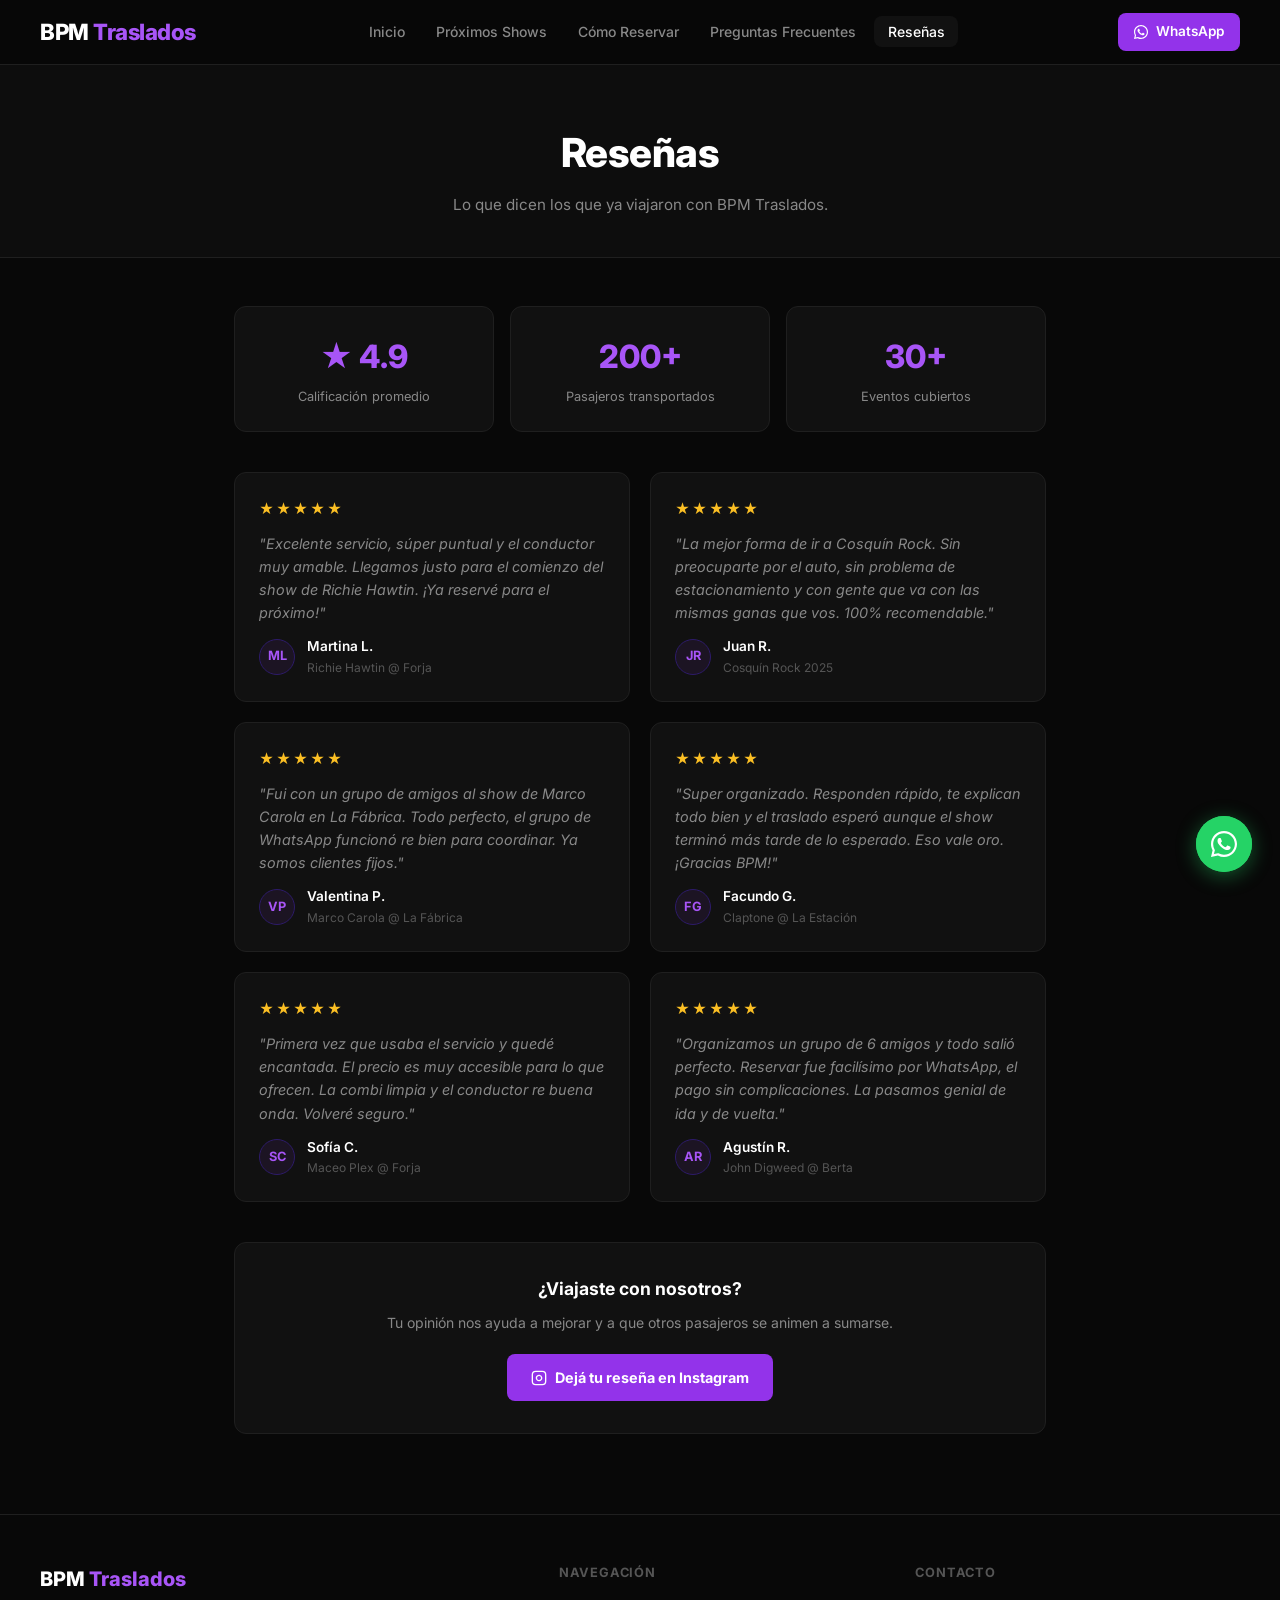
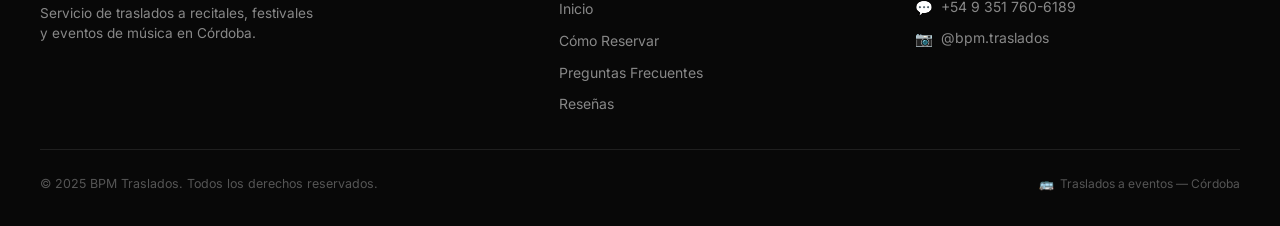
<file: pages/resenas.html>
<!DOCTYPE html>
<html lang="es">
<head>
  <meta charset="UTF-8" />
  <meta name="viewport" content="width=device-width, initial-scale=1.0" />
  <title>Reseñas de Pasajeros — BPM Traslados Córdoba</title>
  <meta name="description" content="Leé las reseñas de quienes ya viajaron con BPM Traslados a recitales y festivales en Córdoba. Calificación 4.9/5 en más de 200 pasajeros." />
  <link rel="canonical" href="https://bpm-traslados.vercel.app/pages/resenas.html" />
  <meta property="og:title" content="Reseñas — BPM Traslados" />
  <meta property="og:description" content="Lo que dicen quienes ya viajaron con BPM Traslados a recitales en Córdoba." />
  <meta property="og:url" content="https://bpm-traslados.vercel.app/pages/resenas.html" />
  <meta property="og:type" content="website" />
  <link rel="preconnect" href="https://fonts.googleapis.com" />
  <link rel="preconnect" href="https://fonts.gstatic.com" crossorigin />
  <link href="https://fonts.googleapis.com/css2?family=Inter:wght@400;500;600;700;800;900&display=swap" rel="stylesheet" />
  <link rel="stylesheet" href="../css/main.css" />
</head>
<body>

  <!-- NAVBAR -->
  <nav class="navbar">
    <div class="navbar-inner">
      <a href="../index.html" class="navbar-logo">BPM <span class="accent">Traslados</span></a>
      <ul class="navbar-links">
        <li><a href="../index.html">Inicio</a></li>
        <li><a href="../index.html#proximos-shows">Próximos Shows</a></li>
        <li><a href="como-reservar.html">Cómo Reservar</a></li>
        <li><a href="preguntas-frecuentes.html">Preguntas Frecuentes</a></li>
        <li><a href="resenas.html" class="active">Reseñas</a></li>
      </ul>
      <a href="https://wa.me/5493517606189?text=Hola%21%20Me%20interesa%20saber%20m%C3%A1s%20sobre%20los%20traslados."
         target="_blank" rel="noopener" class="navbar-cta">
        <svg xmlns="http://www.w3.org/2000/svg" width="14" height="14" viewBox="0 0 24 24" fill="currentColor"><path d="M17.472 14.382c-.297-.149-1.758-.867-2.03-.967-.273-.099-.471-.148-.67.15-.197.297-.767.966-.94 1.164-.173.199-.347.223-.644.075-.297-.15-1.255-.463-2.39-1.475-.883-.788-1.48-1.761-1.653-2.059-.173-.297-.018-.458.13-.606.134-.133.298-.347.446-.52.149-.174.198-.298.298-.497.099-.198.05-.371-.025-.52-.075-.149-.669-1.612-.916-2.207-.242-.579-.487-.5-.669-.51-.173-.008-.371-.01-.57-.01-.198 0-.52.074-.792.372-.272.297-1.04 1.016-1.04 2.479 0 1.462 1.065 2.875 1.213 3.074.149.198 2.096 3.2 5.077 4.487.709.306 1.262.489 1.694.625.712.227 1.36.195 1.871.118.571-.085 1.758-.719 2.006-1.413.248-.694.248-1.289.173-1.413-.074-.124-.272-.198-.57-.347z"/><path d="M12 0C5.373 0 0 5.373 0 12c0 2.091.538 4.058 1.479 5.777L0 24l6.395-1.479A11.947 11.947 0 0 0 12 24c6.627 0 12-5.373 12-12S18.627 0 12 0zm0 22c-1.853 0-3.607-.49-5.126-1.348l-.368-.211-3.795.877.896-3.704-.229-.378A9.962 9.962 0 0 1 2 12C2 6.477 6.477 2 12 2s10 4.477 10 10-4.477 10-10 10z"/></svg>
        WhatsApp
      </a>
      <button class="hamburger" id="hamburger-btn" aria-label="Menú">
        <span></span><span></span><span></span>
      </button>
    </div>
    <div class="navbar-mobile" id="navbar-mobile">
      <a href="../index.html">Inicio</a>
      <a href="../index.html#proximos-shows">Próximos Shows</a>
      <a href="como-reservar.html">Cómo Reservar</a>
      <a href="preguntas-frecuentes.html">Preguntas Frecuentes</a>
      <a href="resenas.html">Reseñas</a>
    </div>
  </nav>

  <!-- PAGE HERO -->
  <div class="page-hero">
    <h1>Reseñas</h1>
    <p>Lo que dicen los que ya viajaron con BPM Traslados.</p>
  </div>

  <!-- REVIEWS CONTENT -->
  <main class="page-content">

    <!-- Stats row -->
    <div style="display:grid;grid-template-columns:repeat(3,1fr);gap:1rem;margin-bottom:2.5rem;text-align:center;">
      <div style="background:var(--bg-card);border:1px solid var(--border);border-radius:var(--radius);padding:1.5rem;">
        <div style="font-size:2rem;font-weight:800;color:var(--accent-light);">★ 4.9</div>
        <div style="font-size:0.8rem;color:var(--text-muted);margin-top:0.25rem;">Calificación promedio</div>
      </div>
      <div style="background:var(--bg-card);border:1px solid var(--border);border-radius:var(--radius);padding:1.5rem;">
        <div style="font-size:2rem;font-weight:800;color:var(--accent-light);">200+</div>
        <div style="font-size:0.8rem;color:var(--text-muted);margin-top:0.25rem;">Pasajeros transportados</div>
      </div>
      <div style="background:var(--bg-card);border:1px solid var(--border);border-radius:var(--radius);padding:1.5rem;">
        <div style="font-size:2rem;font-weight:800;color:var(--accent-light);">30+</div>
        <div style="font-size:0.8rem;color:var(--text-muted);margin-top:0.25rem;">Eventos cubiertos</div>
      </div>
    </div>

    <!-- Reviews grid -->
    <div class="reviews-grid">

      <div class="review-card">
        <div class="review-stars">★★★★★</div>
        <p class="review-text">"Excelente servicio, súper puntual y el conductor muy amable. Llegamos justo para el comienzo del show de Richie Hawtin. ¡Ya reservé para el próximo!"</p>
        <div class="review-author">
          <div class="review-avatar">ML</div>
          <div>
            <div class="review-name">Martina L.</div>
            <div class="review-event">Richie Hawtin @ Forja</div>
          </div>
        </div>
      </div>

      <div class="review-card">
        <div class="review-stars">★★★★★</div>
        <p class="review-text">"La mejor forma de ir a Cosquín Rock. Sin preocuparte por el auto, sin problema de estacionamiento y con gente que va con las mismas ganas que vos. 100% recomendable."</p>
        <div class="review-author">
          <div class="review-avatar">JR</div>
          <div>
            <div class="review-name">Juan R.</div>
            <div class="review-event">Cosquín Rock 2025</div>
          </div>
        </div>
      </div>

      <div class="review-card">
        <div class="review-stars">★★★★★</div>
        <p class="review-text">"Fui con un grupo de amigos al show de Marco Carola en La Fábrica. Todo perfecto, el grupo de WhatsApp funcionó re bien para coordinar. Ya somos clientes fijos."</p>
        <div class="review-author">
          <div class="review-avatar">VP</div>
          <div>
            <div class="review-name">Valentina P.</div>
            <div class="review-event">Marco Carola @ La Fábrica</div>
          </div>
        </div>
      </div>

      <div class="review-card">
        <div class="review-stars">★★★★★</div>
        <p class="review-text">"Super organizado. Responden rápido, te explican todo bien y el traslado esperó aunque el show terminó más tarde de lo esperado. Eso vale oro. ¡Gracias BPM!"</p>
        <div class="review-author">
          <div class="review-avatar">FG</div>
          <div>
            <div class="review-name">Facundo G.</div>
            <div class="review-event">Claptone @ La Estación</div>
          </div>
        </div>
      </div>

      <div class="review-card">
        <div class="review-stars">★★★★★</div>
        <p class="review-text">"Primera vez que usaba el servicio y quedé encantada. El precio es muy accesible para lo que ofrecen. La combi limpia y el conductor re buena onda. Volveré seguro."</p>
        <div class="review-author">
          <div class="review-avatar">SC</div>
          <div>
            <div class="review-name">Sofía C.</div>
            <div class="review-event">Maceo Plex @ Forja</div>
          </div>
        </div>
      </div>

      <div class="review-card">
        <div class="review-stars">★★★★★</div>
        <p class="review-text">"Organizamos un grupo de 6 amigos y todo salió perfecto. Reservar fue facilísimo por WhatsApp, el pago sin complicaciones. La pasamos genial de ida y de vuelta."</p>
        <div class="review-author">
          <div class="review-avatar">AR</div>
          <div>
            <div class="review-name">Agustín R.</div>
            <div class="review-event">John Digweed @ Berta</div>
          </div>
        </div>
      </div>

    </div>

    <!-- CTA Dejar reseña -->
    <div style="text-align:center;padding:2rem;background:var(--bg-card);border:1px solid var(--border);border-radius:var(--radius);">
      <h3 style="font-size:1.1rem;margin-bottom:0.5rem;">¿Viajaste con nosotros?</h3>
      <p style="font-size:0.875rem;color:var(--text-muted);margin-bottom:1.25rem;">Tu opinión nos ayuda a mejorar y a que otros pasajeros se animen a sumarse.</p>
      <a href="https://www.instagram.com/bpm.traslados/" target="_blank" rel="noopener" class="cta-leave-review">
        <svg xmlns="http://www.w3.org/2000/svg" width="16" height="16" viewBox="0 0 24 24" fill="none" stroke="currentColor" stroke-width="2"><rect x="2" y="2" width="20" height="20" rx="5" ry="5"></rect><path d="M16 11.37A4 4 0 1 1 12.63 8 4 4 0 0 1 16 11.37z"></path><line x1="17.5" y1="6.5" x2="17.51" y2="6.5"></line></svg>
        Dejá tu reseña en Instagram
      </a>
    </div>

  </main>

  <!-- FOOTER -->
  <footer>
    <div class="footer-inner">
      <div class="footer-top">
        <div class="footer-brand">
          <div class="logo">BPM <span>Traslados</span></div>
          <p>Servicio de traslados a recitales, festivales y eventos de música en Córdoba.</p>
        </div>
        <div class="footer-links">
          <h4>Navegación</h4>
          <ul>
            <li><a href="../index.html">Inicio</a></li>
            <li><a href="como-reservar.html">Cómo Reservar</a></li>
            <li><a href="preguntas-frecuentes.html">Preguntas Frecuentes</a></li>
            <li><a href="resenas.html">Reseñas</a></li>
          </ul>
        </div>
        <div class="footer-contact">
          <h4>Contacto</h4>
          <a href="https://wa.me/5493517606189" target="_blank" rel="noopener" class="contact-item">
            <span class="icon">💬</span> +54 9 351 760-6189
          </a>
          <a href="https://www.instagram.com/bpm.traslados/" target="_blank" rel="noopener" class="contact-item">
            <span class="icon">📷</span> @bpm.traslados
          </a>
        </div>
      </div>
      <div class="footer-bottom">
        <p>© 2025 BPM Traslados. Todos los derechos reservados.</p>
        <div class="footer-legal"><span>🚌</span><span>Traslados a eventos — Córdoba</span></div>
      </div>
    </div>
  </footer>

  <a href="https://wa.me/5493517606189?text=Hola%21%20Me%20interesa%20saber%20m%C3%A1s%20sobre%20los%20traslados."
     target="_blank" rel="noopener" class="whatsapp-fab" aria-label="Contactar por WhatsApp">
    <svg xmlns="http://www.w3.org/2000/svg" width="26" height="26" viewBox="0 0 24 24" fill="currentColor" style="position:relative;z-index:1">
      <path d="M17.472 14.382c-.297-.149-1.758-.867-2.03-.967-.273-.099-.471-.148-.67.15-.197.297-.767.966-.94 1.164-.173.199-.347.223-.644.075-.297-.15-1.255-.463-2.39-1.475-.883-.788-1.48-1.761-1.653-2.059-.173-.297-.018-.458.13-.606.134-.133.298-.347.446-.52.149-.174.198-.298.298-.497.099-.198.05-.371-.025-.52-.075-.149-.669-1.612-.916-2.207-.242-.579-.487-.5-.669-.51-.173-.008-.371-.01-.57-.01-.198 0-.52.074-.792.372-.272.297-1.04 1.016-1.04 2.479 0 1.462 1.065 2.875 1.213 3.074.149.198 2.096 3.2 5.077 4.487.709.306 1.262.489 1.694.625.712.227 1.36.195 1.871.118.571-.085 1.758-.719 2.006-1.413.248-.694.248-1.289.173-1.413-.074-.124-.272-.198-.57-.347z"/>
      <path d="M12 0C5.373 0 0 5.373 0 12c0 2.091.538 4.058 1.479 5.777L0 24l6.395-1.479A11.947 11.947 0 0 0 12 24c6.627 0 12-5.373 12-12S18.627 0 12 0zm0 22c-1.853 0-3.607-.49-5.126-1.348l-.368-.211-3.795.877.896-3.704-.229-.378A9.962 9.962 0 0 1 2 12C2 6.477 6.477 2 12 2s10 4.477 10 10-4.477 10-10 10z"/>
    </svg>
  </a>

  <script src="../js/events.js"></script>
  <script src="../js/main.js"></script>
</body>
</html>
</file>
<file: css/main.css>
/* =========================================
   BPM Traslados — Main Stylesheet
   ========================================= */

:root {
  --bg-primary:    #080808;
  --bg-secondary:  #0d0d0d;
  --bg-card:       #111111;
  --bg-card-hover: #181818;
  --border:        #1f1f1f;
  --border-accent: #2d1b69;
  --accent:        #9333EA;
  --accent-light:  #a855f7;
  --accent-glow:   rgba(147, 51, 234, 0.25);
  --accent-glow2:  rgba(147, 51, 234, 0.08);
  --text-primary:  #ffffff;
  --text-muted:    #888888;
  --text-faint:    #555555;
  --badge-avail:   #16a34a;
  --badge-few:     #d97706;
  --badge-sold:    #dc2626;
  --badge-pre:     #0e7490;
  --radius:        12px;
  --radius-sm:     8px;
  --transition:    0.2s ease;
}

/* ---- Reset ---- */
*, *::before, *::after { box-sizing: border-box; margin: 0; padding: 0; }

html { scroll-behavior: smooth; }

body {
  font-family: 'Inter', -apple-system, BlinkMacSystemFont, 'Segoe UI', sans-serif;
  background: var(--bg-primary);
  color: var(--text-primary);
  line-height: 1.6;
  min-height: 100vh;
}

a { color: inherit; text-decoration: none; }
img { display: block; max-width: 100%; }
button { cursor: pointer; border: none; background: none; font: inherit; }

/* =========================================
   NAVBAR
   ========================================= */
.navbar {
  position: sticky;
  top: 0;
  z-index: 100;
  background: rgba(8, 8, 8, 0.92);
  backdrop-filter: blur(12px);
  border-bottom: 1px solid var(--border);
  padding: 0 1.5rem;
}

.navbar-inner {
  max-width: 1200px;
  margin: 0 auto;
  display: flex;
  align-items: center;
  justify-content: space-between;
  height: 64px;
}

.navbar-logo {
  font-size: 1.4rem;
  font-weight: 800;
  letter-spacing: -0.5px;
}

.navbar-logo span.accent { color: var(--accent-light); }

.navbar-links {
  display: flex;
  gap: 0.25rem;
  list-style: none;
}

.navbar-links a {
  padding: 0.45rem 0.85rem;
  border-radius: var(--radius-sm);
  font-size: 0.875rem;
  font-weight: 500;
  color: var(--text-muted);
  transition: color var(--transition), background var(--transition);
}

.navbar-links a:hover,
.navbar-links a.active {
  color: var(--text-primary);
  background: var(--bg-card);
}

.navbar-cta {
  display: flex;
  align-items: center;
  gap: 0.5rem;
  padding: 0.5rem 1rem;
  border-radius: var(--radius-sm);
  background: var(--accent);
  color: #fff;
  font-size: 0.85rem;
  font-weight: 600;
  transition: background var(--transition), box-shadow var(--transition);
}

.navbar-cta:hover {
  background: var(--accent-light);
  box-shadow: 0 0 16px var(--accent-glow);
}

/* Hamburger */
.hamburger {
  display: none;
  flex-direction: column;
  gap: 5px;
  padding: 8px;
  border-radius: 6px;
}

.hamburger span {
  display: block;
  width: 22px;
  height: 2px;
  background: var(--text-muted);
  border-radius: 2px;
  transition: all 0.3s ease;
}

.hamburger.open span:nth-child(1) { transform: rotate(45deg) translate(5px, 5px); }
.hamburger.open span:nth-child(2) { opacity: 0; }
.hamburger.open span:nth-child(3) { transform: rotate(-45deg) translate(5px, -5px); }

.navbar-mobile {
  display: none;
  flex-direction: column;
  padding: 0.75rem 0 1rem;
  border-top: 1px solid var(--border);
  gap: 0.25rem;
}

.navbar-mobile a {
  padding: 0.6rem 0.5rem;
  font-size: 0.9rem;
  font-weight: 500;
  color: var(--text-muted);
  border-radius: var(--radius-sm);
  transition: color var(--transition), background var(--transition);
}

.navbar-mobile a:hover { color: var(--text-primary); background: var(--bg-card); }

.navbar-mobile.open { display: flex; }

/* =========================================
   HERO
   ========================================= */
.hero {
  position: relative;
  padding: 5rem 1.5rem 4rem;
  text-align: center;
  overflow: hidden;
}

/* Subtle grid background */
.hero::before {
  content: '';
  position: absolute;
  inset: 0;
  background-image:
    linear-gradient(rgba(147, 51, 234, 0.06) 1px, transparent 1px),
    linear-gradient(90deg, rgba(147, 51, 234, 0.06) 1px, transparent 1px);
  background-size: 48px 48px;
  pointer-events: none;
}

/* Radial glow */
.hero::after {
  content: '';
  position: absolute;
  top: -30%;
  left: 50%;
  transform: translateX(-50%);
  width: 700px;
  height: 500px;
  background: radial-gradient(ellipse, rgba(147, 51, 234, 0.18) 0%, transparent 70%);
  pointer-events: none;
}

.hero-content { position: relative; z-index: 1; max-width: 700px; margin: 0 auto; }

.hero-badge {
  display: inline-flex;
  align-items: center;
  gap: 0.4rem;
  padding: 0.35rem 0.85rem;
  background: var(--accent-glow2);
  border: 1px solid var(--border-accent);
  border-radius: 100px;
  font-size: 0.78rem;
  font-weight: 600;
  color: var(--accent-light);
  letter-spacing: 0.5px;
  text-transform: uppercase;
  margin-bottom: 1.5rem;
}

.hero-badge .dot {
  width: 6px;
  height: 6px;
  background: var(--accent);
  border-radius: 50%;
  animation: pulse 2s infinite;
}

@keyframes pulse {
  0%, 100% { opacity: 1; }
  50% { opacity: 0.3; }
}

.hero h1 {
  font-size: clamp(2rem, 5vw, 3.2rem);
  font-weight: 800;
  line-height: 1.15;
  letter-spacing: -1px;
  margin-bottom: 1rem;
}

.hero h1 em {
  font-style: normal;
  color: var(--accent-light);
}

.hero p {
  font-size: 1.05rem;
  color: var(--text-muted);
  margin-bottom: 2rem;
  max-width: 500px;
  margin-left: auto;
  margin-right: auto;
}

.hero-actions {
  display: flex;
  gap: 0.75rem;
  justify-content: center;
  flex-wrap: wrap;
}

.btn-primary {
  display: inline-flex;
  align-items: center;
  gap: 0.5rem;
  padding: 0.75rem 1.5rem;
  background: var(--accent);
  color: #fff;
  border-radius: var(--radius-sm);
  font-weight: 700;
  font-size: 0.95rem;
  transition: background var(--transition), box-shadow var(--transition), transform var(--transition);
}

.btn-primary:hover {
  background: var(--accent-light);
  box-shadow: 0 0 24px var(--accent-glow);
  transform: translateY(-1px);
}

.btn-secondary {
  display: inline-flex;
  align-items: center;
  gap: 0.5rem;
  padding: 0.75rem 1.5rem;
  background: transparent;
  color: var(--text-muted);
  border: 1px solid var(--border);
  border-radius: var(--radius-sm);
  font-weight: 600;
  font-size: 0.95rem;
  transition: color var(--transition), border-color var(--transition);
}

.btn-secondary:hover { color: var(--text-primary); border-color: var(--text-faint); }

/* =========================================
   EVENTS SECTION
   ========================================= */
.events-section {
  padding: 3rem 1.5rem 4rem;
  max-width: 1200px;
  margin: 0 auto;
}

.section-header {
  display: flex;
  align-items: baseline;
  justify-content: space-between;
  margin-bottom: 1.5rem;
  flex-wrap: wrap;
  gap: 0.5rem;
}

.section-title {
  font-size: 1.5rem;
  font-weight: 800;
  letter-spacing: -0.5px;
}

.section-count {
  font-size: 0.85rem;
  color: var(--text-faint);
}

/* Filter pills */
.filter-bar {
  display: flex;
  gap: 0.5rem;
  margin-bottom: 2rem;
  flex-wrap: wrap;
}

.filter-pill {
  padding: 0.4rem 1rem;
  border-radius: 100px;
  font-size: 0.82rem;
  font-weight: 600;
  border: 1px solid var(--border);
  color: var(--text-muted);
  background: transparent;
  cursor: pointer;
  transition: all var(--transition);
  letter-spacing: 0.2px;
}

.filter-pill:hover { color: var(--text-primary); border-color: var(--text-faint); }

.filter-pill.active {
  background: var(--accent);
  border-color: var(--accent);
  color: #fff;
}

/* Events grid */
.events-grid {
  display: grid;
  grid-template-columns: repeat(3, 1fr);
  gap: 1.25rem;
}

/* Event card */
.event-card {
  background: var(--bg-card);
  border: 1px solid var(--border);
  border-radius: var(--radius);
  overflow: hidden;
  display: flex;
  flex-direction: column;
  transition: border-color var(--transition), box-shadow var(--transition), transform var(--transition);
  cursor: default;
}

.event-card:hover {
  border-color: var(--border-accent);
  box-shadow: 0 4px 32px rgba(147, 51, 234, 0.12);
  transform: translateY(-2px);
}

/* Card image / gradient header */
.card-image {
  position: relative;
  height: 160px;
  display: flex;
  align-items: flex-end;
  padding: 1rem;
  overflow: hidden;
}

.card-image::after {
  content: '';
  position: absolute;
  inset: 0;
  background: linear-gradient(to top, rgba(0,0,0,0.85) 0%, rgba(0,0,0,0.2) 60%, transparent 100%);
}

/* Genre-based gradients */
.genre-electronica .card-image { background: linear-gradient(135deg, #0d001a 0%, #1a0040 50%, #000d2e 100%); }
.genre-rock       .card-image { background: linear-gradient(135deg, #1a0000 0%, #0a0010 50%, #000005 100%); }
.genre-festival   .card-image { background: linear-gradient(135deg, #001a08 0%, #0a001a 50%, #160003 100%); }

.card-image-icon {
  position: absolute;
  top: 50%;
  left: 50%;
  transform: translate(-50%, -55%);
  font-size: 3.5rem;
  opacity: 0.15;
}

.card-badge {
  position: relative;
  z-index: 1;
  display: inline-flex;
  align-items: center;
  gap: 0.3rem;
  padding: 0.25rem 0.6rem;
  border-radius: 100px;
  font-size: 0.7rem;
  font-weight: 700;
  text-transform: uppercase;
  letter-spacing: 0.5px;
}

.badge-avail  { background: rgba(22, 163, 74, 0.2);  color: #4ade80; border: 1px solid rgba(22, 163, 74, 0.3); }
.badge-few    { background: rgba(217, 119, 6, 0.2);  color: #fbbf24; border: 1px solid rgba(217, 119, 6, 0.3); }
.badge-sold   { background: rgba(220, 38, 38, 0.15); color: #f87171; border: 1px solid rgba(220, 38, 38, 0.3); }
.badge-pre    { background: rgba(14, 116, 144, 0.2); color: #38bdf8; border: 1px solid rgba(14, 116, 144, 0.3); }
.badge-dot { width: 5px; height: 5px; border-radius: 50%; background: currentColor; }

/* Card body */
.card-body {
  padding: 1rem 1rem 0.75rem;
  flex: 1;
  display: flex;
  flex-direction: column;
  gap: 0.5rem;
}

.card-genre-tag {
  font-size: 0.7rem;
  font-weight: 700;
  text-transform: uppercase;
  letter-spacing: 0.8px;
  color: var(--accent-light);
}

.card-title {
  font-size: 1rem;
  font-weight: 700;
  line-height: 1.3;
  color: var(--text-primary);
}

.card-venue {
  font-size: 0.82rem;
  color: var(--text-muted);
  display: flex;
  align-items: center;
  gap: 0.3rem;
}

.card-meta {
  display: flex;
  align-items: center;
  justify-content: space-between;
  margin-top: auto;
  padding-top: 0.5rem;
  border-top: 1px solid var(--border);
}

.card-date {
  font-size: 0.8rem;
  color: var(--text-muted);
  display: flex;
  align-items: center;
  gap: 0.3rem;
}

.card-price {
  font-size: 0.95rem;
  font-weight: 700;
  color: var(--text-primary);
}

.card-price.consultar { font-size: 0.8rem; color: var(--text-muted); font-weight: 600; }

/* Card footer */
.card-footer {
  padding: 0.75rem 1rem;
  border-top: 1px solid var(--border);
}

.btn-reservar {
  display: flex;
  align-items: center;
  justify-content: center;
  gap: 0.4rem;
  width: 100%;
  padding: 0.6rem;
  border-radius: var(--radius-sm);
  font-weight: 700;
  font-size: 0.85rem;
  letter-spacing: 0.3px;
  transition: all var(--transition);
}

.btn-reservar.available {
  background: var(--accent);
  color: #fff;
}

.btn-reservar.available:hover {
  background: var(--accent-light);
  box-shadow: 0 0 16px var(--accent-glow);
}

.btn-reservar.sold {
  background: transparent;
  color: var(--text-faint);
  border: 1px solid var(--border);
  cursor: not-allowed;
  pointer-events: none;
}

/* No events message */
.no-events {
  grid-column: 1 / -1;
  text-align: center;
  padding: 3rem;
  color: var(--text-faint);
}

/* =========================================
   HOW IT WORKS
   ========================================= */
.how-section {
  padding: 4rem 1.5rem;
  background: var(--bg-secondary);
  border-top: 1px solid var(--border);
  border-bottom: 1px solid var(--border);
}

.how-inner {
  max-width: 960px;
  margin: 0 auto;
  text-align: center;
}

.how-inner .section-title { margin-bottom: 0.5rem; }
.how-subtitle { color: var(--text-muted); font-size: 0.95rem; margin-bottom: 2.5rem; }

.how-steps {
  display: grid;
  grid-template-columns: repeat(3, 1fr);
  gap: 1.5rem;
  position: relative;
}

/* Connector line between steps */
.how-steps::before {
  content: '';
  position: absolute;
  top: 28px;
  left: calc(16.66% + 28px);
  right: calc(16.66% + 28px);
  height: 1px;
  background: linear-gradient(90deg, var(--accent-glow), var(--accent-glow));
  border-top: 1px dashed var(--border-accent);
}

.how-step {
  display: flex;
  flex-direction: column;
  align-items: center;
  gap: 0.75rem;
  padding: 1.5rem 1rem;
}

.how-step-icon {
  width: 56px;
  height: 56px;
  border-radius: 50%;
  background: var(--accent-glow2);
  border: 1px solid var(--border-accent);
  display: flex;
  align-items: center;
  justify-content: center;
  font-size: 1.4rem;
  position: relative;
  z-index: 1;
}

.how-step-num {
  position: absolute;
  top: -6px;
  right: -6px;
  width: 18px;
  height: 18px;
  border-radius: 50%;
  background: var(--accent);
  color: #fff;
  font-size: 0.65rem;
  font-weight: 800;
  display: flex;
  align-items: center;
  justify-content: center;
}

.how-step h3 { font-size: 0.95rem; font-weight: 700; }
.how-step p  { font-size: 0.82rem; color: var(--text-muted); }

/* =========================================
   DEPARTURE INFO STRIP
   ========================================= */
.departure-strip {
  background: var(--accent-glow2);
  border-top: 1px solid var(--border-accent);
  border-bottom: 1px solid var(--border-accent);
  padding: 1rem 1.5rem;
}

.departure-inner {
  max-width: 1200px;
  margin: 0 auto;
  display: flex;
  align-items: center;
  gap: 1rem;
  flex-wrap: wrap;
  justify-content: center;
}

.departure-strip .icon { font-size: 1.2rem; }
.departure-strip p { font-size: 0.88rem; color: var(--text-muted); }
.departure-strip strong { color: var(--text-primary); }

/* =========================================
   FOOTER
   ========================================= */
footer {
  padding: 3rem 1.5rem 2rem;
  border-top: 1px solid var(--border);
}

.footer-inner {
  max-width: 1200px;
  margin: 0 auto;
}

.footer-top {
  display: grid;
  grid-template-columns: 1.5fr 1fr 1fr;
  gap: 2rem;
  margin-bottom: 2rem;
}

.footer-brand .logo { font-size: 1.25rem; font-weight: 800; margin-bottom: 0.5rem; }
.footer-brand .logo span { color: var(--accent-light); }
.footer-brand p { font-size: 0.85rem; color: var(--text-muted); max-width: 280px; line-height: 1.5; }

.footer-links h4 { font-size: 0.8rem; font-weight: 700; text-transform: uppercase; letter-spacing: 0.8px; color: var(--text-faint); margin-bottom: 0.75rem; }
.footer-links ul { list-style: none; display: flex; flex-direction: column; gap: 0.4rem; }
.footer-links a { font-size: 0.875rem; color: var(--text-muted); transition: color var(--transition); }
.footer-links a:hover { color: var(--text-primary); }

.footer-contact h4 { font-size: 0.8rem; font-weight: 700; text-transform: uppercase; letter-spacing: 0.8px; color: var(--text-faint); margin-bottom: 0.75rem; }

.contact-item {
  display: flex;
  align-items: center;
  gap: 0.5rem;
  font-size: 0.875rem;
  color: var(--text-muted);
  margin-bottom: 0.5rem;
  transition: color var(--transition);
}
.contact-item:hover { color: var(--text-primary); }
.contact-item .icon { font-size: 0.9rem; }

.footer-bottom {
  display: flex;
  align-items: center;
  justify-content: space-between;
  padding-top: 1.5rem;
  border-top: 1px solid var(--border);
  flex-wrap: wrap;
  gap: 0.5rem;
}

.footer-bottom p { font-size: 0.78rem; color: var(--text-faint); }

.footer-legal {
  display: flex;
  align-items: center;
  gap: 0.4rem;
  font-size: 0.75rem;
  color: var(--text-faint);
}

/* =========================================
   FLOATING WHATSAPP BUTTON
   ========================================= */
.whatsapp-fab {
  position: fixed;
  bottom: 1.75rem;
  right: 1.75rem;
  z-index: 200;
  width: 56px;
  height: 56px;
  border-radius: 50%;
  background: #25D366;
  color: #fff;
  display: flex;
  align-items: center;
  justify-content: center;
  font-size: 1.5rem;
  box-shadow: 0 4px 20px rgba(37, 211, 102, 0.4);
  transition: transform var(--transition), box-shadow var(--transition);
  text-decoration: none;
}

.whatsapp-fab:hover {
  transform: scale(1.08);
  box-shadow: 0 6px 28px rgba(37, 211, 102, 0.55);
}

.whatsapp-fab::before {
  content: '';
  position: absolute;
  inset: 0;
  border-radius: 50%;
  background: #25D366;
  animation: wa-ping 2.5s cubic-bezier(0, 0, 0.2, 1) infinite;
}

@keyframes wa-ping {
  75%, 100% { transform: scale(1.8); opacity: 0; }
}

/* =========================================
   INNER PAGES (shared)
   ========================================= */
.page-hero {
  padding: 3.5rem 1.5rem 2.5rem;
  text-align: center;
  border-bottom: 1px solid var(--border);
  background: var(--bg-secondary);
}

.page-hero h1 { font-size: clamp(1.6rem, 4vw, 2.5rem); font-weight: 800; letter-spacing: -0.5px; margin-bottom: 0.5rem; }
.page-hero p  { color: var(--text-muted); font-size: 0.95rem; max-width: 480px; margin: 0 auto; }

.page-content {
  max-width: 860px;
  margin: 0 auto;
  padding: 3rem 1.5rem 5rem;
}

/* Steps (como-reservar) */
.steps { display: flex; flex-direction: column; gap: 1.25rem; }

.step {
  display: flex;
  gap: 1.25rem;
  align-items: flex-start;
  background: var(--bg-card);
  border: 1px solid var(--border);
  border-radius: var(--radius);
  padding: 1.25rem 1.5rem;
  transition: border-color var(--transition);
}

.step:hover { border-color: var(--border-accent); }

.step-number {
  flex-shrink: 0;
  width: 40px;
  height: 40px;
  border-radius: 50%;
  background: var(--accent);
  color: #fff;
  font-size: 1rem;
  font-weight: 800;
  display: flex;
  align-items: center;
  justify-content: center;
}

.step-content h3 { font-size: 1rem; font-weight: 700; margin-bottom: 0.25rem; }
.step-content p  { font-size: 0.875rem; color: var(--text-muted); }

/* FAQ accordion */
.faq-list { display: flex; flex-direction: column; gap: 0.75rem; }

.faq-item {
  background: var(--bg-card);
  border: 1px solid var(--border);
  border-radius: var(--radius);
  overflow: hidden;
  transition: border-color var(--transition);
}

.faq-item.open { border-color: var(--border-accent); }

.faq-question {
  width: 100%;
  display: flex;
  align-items: center;
  justify-content: space-between;
  padding: 1.1rem 1.25rem;
  text-align: left;
  font-size: 0.95rem;
  font-weight: 600;
  color: var(--text-primary);
  background: transparent;
  cursor: pointer;
  gap: 1rem;
  transition: color var(--transition);
}

.faq-question:hover { color: var(--accent-light); }

.faq-chevron {
  flex-shrink: 0;
  font-size: 0.75rem;
  color: var(--text-faint);
  transition: transform 0.3s ease;
}

.faq-item.open .faq-chevron { transform: rotate(180deg); color: var(--accent-light); }

.faq-answer {
  max-height: 0;
  overflow: hidden;
  transition: max-height 0.35s ease, padding 0.2s ease;
}

.faq-item.open .faq-answer { max-height: 300px; }

.faq-answer-inner {
  padding: 0 1.25rem 1.1rem;
  font-size: 0.875rem;
  color: var(--text-muted);
  line-height: 1.65;
  border-top: 1px solid var(--border);
  padding-top: 0.9rem;
}

/* Reviews (reseñas) */
.reviews-grid {
  display: grid;
  grid-template-columns: repeat(2, 1fr);
  gap: 1.25rem;
  margin-bottom: 2.5rem;
}

.review-card {
  background: var(--bg-card);
  border: 1px solid var(--border);
  border-radius: var(--radius);
  padding: 1.5rem;
  display: flex;
  flex-direction: column;
  gap: 0.75rem;
}

.review-stars { color: #fbbf24; font-size: 0.9rem; letter-spacing: 2px; }

.review-text {
  font-size: 0.9rem;
  color: var(--text-muted);
  line-height: 1.6;
  font-style: italic;
}

.review-author {
  display: flex;
  align-items: center;
  gap: 0.75rem;
  margin-top: auto;
}

.review-avatar {
  width: 36px;
  height: 36px;
  border-radius: 50%;
  background: var(--accent-glow2);
  border: 1px solid var(--border-accent);
  display: flex;
  align-items: center;
  justify-content: center;
  font-size: 0.8rem;
  font-weight: 700;
  color: var(--accent-light);
}

.review-name { font-size: 0.85rem; font-weight: 600; }
.review-event { font-size: 0.75rem; color: var(--text-faint); }

.cta-leave-review {
  display: inline-flex;
  align-items: center;
  gap: 0.5rem;
  padding: 0.75rem 1.5rem;
  background: var(--accent);
  color: #fff;
  border-radius: var(--radius-sm);
  font-weight: 700;
  font-size: 0.9rem;
  transition: background var(--transition), box-shadow var(--transition);
}

.cta-leave-review:hover { background: var(--accent-light); box-shadow: 0 0 20px var(--accent-glow); }

/* =========================================
   RESPONSIVE
   ========================================= */
@media (max-width: 1024px) {
  .events-grid { grid-template-columns: repeat(2, 1fr); }
  .footer-top  { grid-template-columns: 1fr 1fr; }
  .footer-contact { grid-column: 1 / -1; }
  .how-steps::before { display: none; }
}

@media (max-width: 768px) {
  .navbar-links, .navbar-cta { display: none; }
  .hamburger { display: flex; }
  .events-grid { grid-template-columns: 1fr; }
  .how-steps  { grid-template-columns: 1fr; gap: 0.75rem; }
  .footer-top { grid-template-columns: 1fr; }
  .reviews-grid { grid-template-columns: 1fr; }
}

@media (max-width: 480px) {
  .hero { padding: 3rem 1rem 2.5rem; }
  .hero-actions { flex-direction: column; align-items: center; }
  .btn-primary, .btn-secondary { width: 100%; justify-content: center; }
  .section-header { flex-direction: column; }
}
</file>
